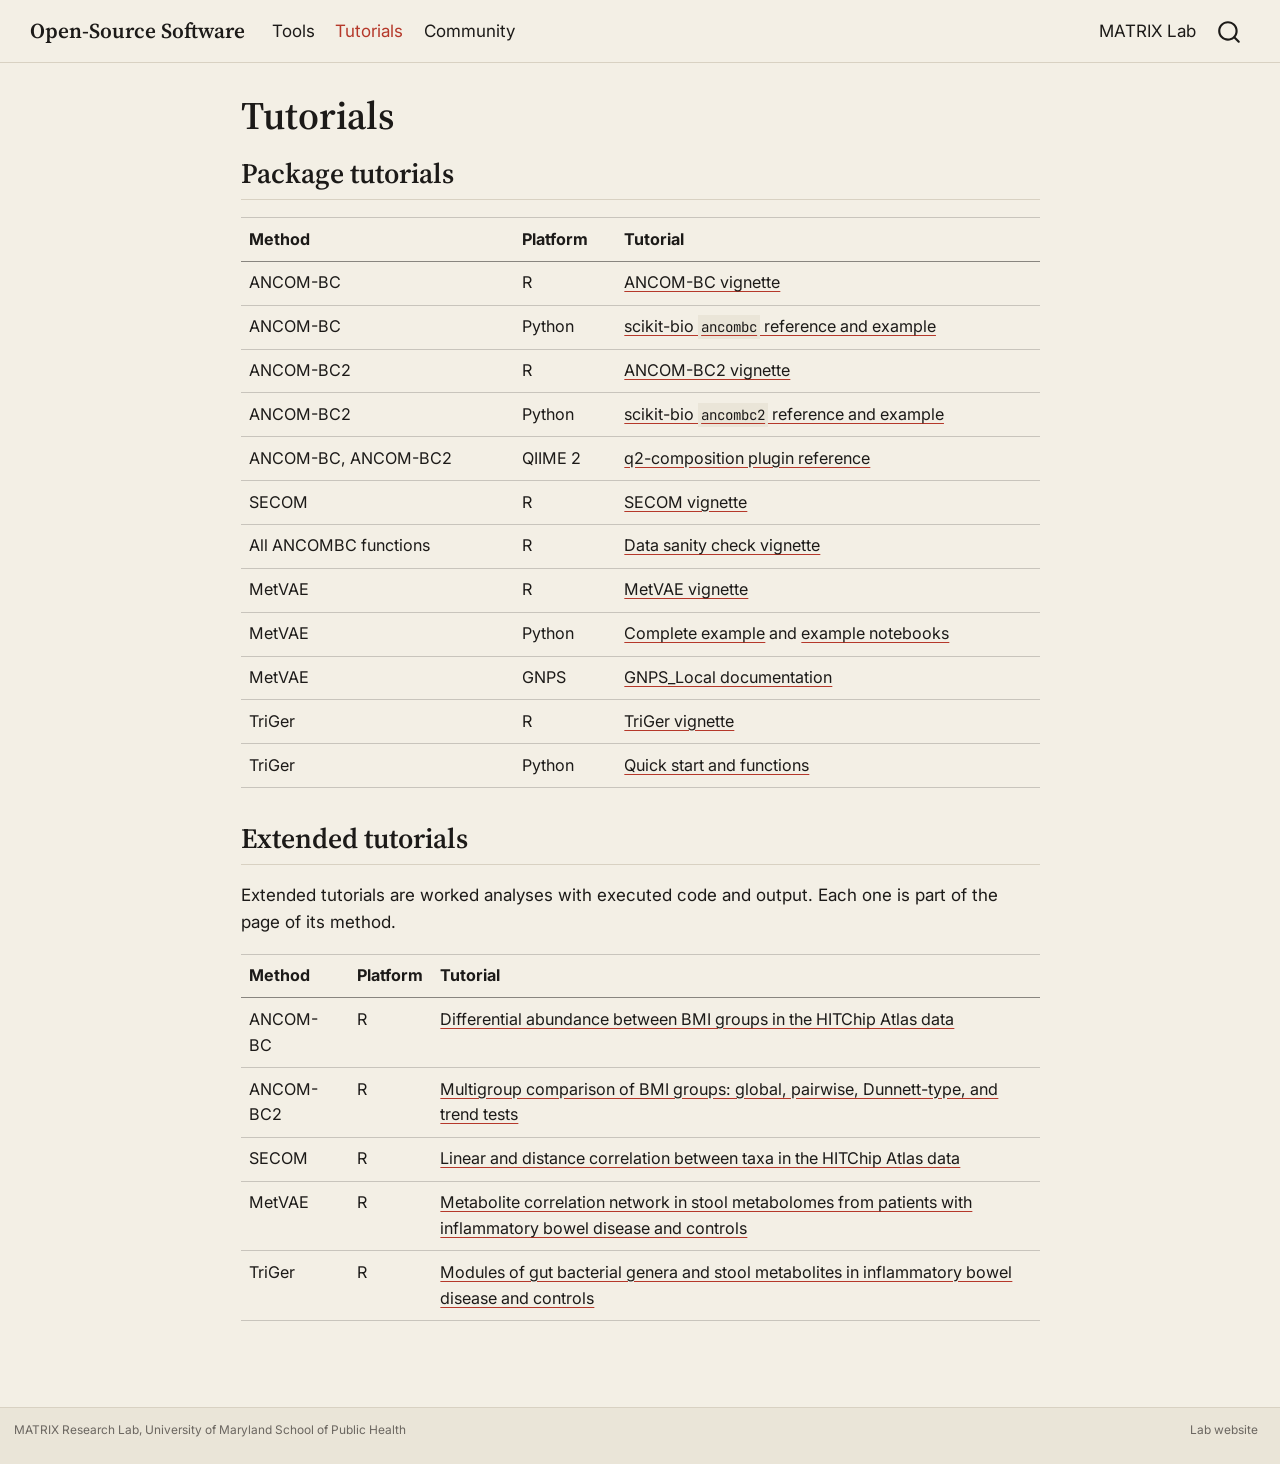
<file: docs/tutorials/index.html>
<!DOCTYPE html>
<html xmlns="http://www.w3.org/1999/xhtml" lang="en" xml:lang="en"><head>

<meta charset="utf-8">
<meta name="generator" content="quarto-1.11.9">

<meta name="viewport" content="width=device-width, initial-scale=1.0, user-scalable=yes">


<title>Tutorials – Open-Source Software</title>
<style>
/* Default styles provided by pandoc.
** See https://pandoc.org/MANUAL.html#variables-for-html for config info.
*/
span.smallcaps{font-variant: small-caps;}
div.columns{display: flex; gap: 1.5em;}
div.column{flex: auto;}
@media screen {
div.columns{gap: min(4vw, 1.5em);}
div.column{overflow-x: auto;}
}
div.hanging-indent{margin-left: 1.5em; text-indent: -1.5em;}
ul.task-list{list-style: none;}
ul.task-list li input[type="checkbox"] {
  width: 0.8em;
  margin: 0 0.8em 0.2em -1em; /* quarto-specific, see https://github.com/quarto-dev/quarto-cli/issues/4556 */ 
  vertical-align: middle;
}
</style>


<script src="../site_libs/quarto-nav/quarto-nav.js"></script>
<script src="../site_libs/quarto-nav/headroom.min.js"></script>
<script src="../site_libs/clipboard/clipboard.min.js"></script>
<script src="../site_libs/quarto-search/autocomplete.umd.js"></script>
<script src="../site_libs/quarto-search/fuse.min.js"></script>
<script src="../site_libs/quarto-search/quarto-search.js"></script>
<meta name="quarto:offset" content="../">
<script src="../site_libs/quarto-html/quarto.js" type="module"></script>
<script src="../site_libs/quarto-html/tabsets/tabsets.js" type="module"></script>
<script src="../site_libs/quarto-html/scrollable-regions/scrollable-regions.js" type="module"></script>
<script src="../site_libs/quarto-html/popper.min.js"></script>
<script src="../site_libs/quarto-html/tippy.umd.min.js"></script>
<script src="../site_libs/quarto-html/anchor.min.js"></script>
<link href="../site_libs/quarto-html/tippy.css" rel="stylesheet">
<link href="../site_libs/quarto-html/quarto-syntax-highlighting-ba76710c152a9e70589c0ebadcc5f94a.css" rel="stylesheet" id="quarto-text-highlighting-styles">
<script src="../site_libs/bootstrap/bootstrap.min.js"></script>
<link href="../site_libs/bootstrap/bootstrap-icons.css" rel="stylesheet">
<link href="../site_libs/bootstrap/bootstrap-e685adfa9bcbe4206b0089c43b4eb21f.min.css" rel="stylesheet" append-hash="true" id="quarto-bootstrap" data-mode="light">
<script id="quarto-search-options" type="application/json">{
  "location": "navbar",
  "copy-button": false,
  "collapse-after": 3,
  "panel-placement": "end",
  "type": "overlay",
  "limit": 50,
  "keyboard-shortcut": [
    "f",
    "/",
    "s"
  ],
  "show-item-context": false,
  "language": {
    "search-no-results-text": "No results",
    "search-matching-documents-text": "matching documents",
    "search-copy-link-title": "Copy link to search",
    "search-hide-matches-text": "Hide additional matches",
    "search-more-match-text": "more match in this document",
    "search-more-matches-text": "more matches in this document",
    "search-clear-button-title": "Clear",
    "search-text-placeholder": "",
    "search-detached-cancel-button-title": "Cancel",
    "search-submit-button-title": "Submit",
    "search-label": "Search"
  }
}</script>


<link rel="stylesheet" href="../assets/site.css">
</head>

<body class="nav-fixed fullcontent quarto-light"><a id="quarto-skip-link" class="visually-hidden-focusable" href="#quarto-document-content">Skip to main content</a>

<div id="quarto-search-results"></div>
  <header id="quarto-header" class="headroom fixed-top">
    <nav class="navbar navbar-expand-lg " data-bs-theme="dark" aria-label="Site">
      <div class="navbar-container container-fluid">
      <div class="navbar-brand-container mx-auto">
    <a class="navbar-brand" href="../index.html">
    <span class="navbar-title">Open-Source Software</span>
    </a>
  </div>
          <button class="navbar-toggler" type="button" data-bs-toggle="collapse" data-bs-target="#navbarCollapse" aria-controls="navbarCollapse" aria-expanded="false" aria-label="Toggle navigation" onclick="if (window.quartoToggleHeadroom) { window.quartoToggleHeadroom(); }">
  <span class="navbar-toggler-icon"></span>
</button>
          <div class="collapse navbar-collapse" id="navbarCollapse">
            <ul class="navbar-nav navbar-nav-scroll me-auto">
  <li class="nav-item">
    <a class="nav-link" href="../tools/index.html"> 
<span class="menu-text">Tools</span></a>
  </li>  
  <li class="nav-item">
    <a class="nav-link active" href="../tutorials/index.html" aria-current="page"> 
<span class="menu-text">Tutorials</span></a>
  </li>  
  <li class="nav-item">
    <a class="nav-link" href="../community.html"> 
<span class="menu-text">Community</span></a>
  </li>  
</ul>
            <ul class="navbar-nav navbar-nav-scroll ms-auto">
  <li class="nav-item">
    <a class="nav-link" href="https://matrix-research-lab.github.io/"> 
<span class="menu-text">MATRIX Lab</span></a>
  </li>  
</ul>
          </div> <!-- /navcollapse -->
            <div class="quarto-navbar-tools">
</div>
            <div id="quarto-search" class="" title="Search"></div>
      </div> <!-- /container-fluid -->
    </nav>
</header>
<!-- content -->
<div id="quarto-content" class="quarto-container page-columns page-rows-contents page-layout-article page-navbar">
<!-- sidebar -->
<!-- margin-sidebar -->
    
<!-- main -->
<main class="content" id="quarto-document-content" tabindex="-1">

<header id="title-block-header" class="quarto-title-block default">
<div class="quarto-title">
<h1 class="title">Tutorials</h1>
</div>



<div class="quarto-title-meta">

    
  
    
  </div>
  


</header>


<section id="package-tutorials" class="level2">
<h2 class="anchored" data-anchor-id="package-tutorials">Package tutorials</h2>
<table class="caption-top table">
<thead>
<tr class="header">
<th>Method</th>
<th>Platform</th>
<th>Tutorial</th>
</tr>
</thead>
<tbody>
<tr class="odd">
<td>ANCOM-BC</td>
<td>R</td>
<td><a href="https://bioconductor.org/packages/release/bioc/vignettes/ANCOMBC/inst/doc/ANCOMBC.html">ANCOM-BC vignette</a></td>
</tr>
<tr class="even">
<td>ANCOM-BC</td>
<td>Python</td>
<td><a href="https://scikit.bio/docs/latest/generated/skbio.stats.composition.ancombc.html">scikit-bio <code>ancombc</code> reference and example</a></td>
</tr>
<tr class="odd">
<td>ANCOM-BC2</td>
<td>R</td>
<td><a href="https://bioconductor.org/packages/release/bioc/vignettes/ANCOMBC/inst/doc/ANCOMBC2.html">ANCOM-BC2 vignette</a></td>
</tr>
<tr class="even">
<td>ANCOM-BC2</td>
<td>Python</td>
<td><a href="https://scikit.bio/docs/latest/generated/skbio.stats.composition.ancombc2.html">scikit-bio <code>ancombc2</code> reference and example</a></td>
</tr>
<tr class="odd">
<td>ANCOM-BC, ANCOM-BC2</td>
<td>QIIME 2</td>
<td><a href="https://amplicon-docs.qiime2.org/en/stable/references/plugins/composition.html">q2-composition plugin reference</a></td>
</tr>
<tr class="even">
<td>SECOM</td>
<td>R</td>
<td><a href="https://bioconductor.org/packages/release/bioc/vignettes/ANCOMBC/inst/doc/SECOM.html">SECOM vignette</a></td>
</tr>
<tr class="odd">
<td>All ANCOMBC functions</td>
<td>R</td>
<td><a href="https://bioconductor.org/packages/release/bioc/vignettes/ANCOMBC/inst/doc/data_sanity_check.html">Data sanity check vignette</a></td>
</tr>
<tr class="even">
<td>MetVAE</td>
<td>R</td>
<td><a href="https://github.com/MATRIX-Research-Lab/MetVAE/blob/main/vignettes/MetVAE.Rmd">MetVAE vignette</a></td>
</tr>
<tr class="odd">
<td>MetVAE</td>
<td>Python</td>
<td><a href="https://github.com/MATRIX-Research-Lab/MetVAE-PyPI#a-complete-example">Complete example</a> and <a href="https://github.com/MATRIX-Research-Lab/MetVAE-PyPI/tree/main/notebooks">example notebooks</a></td>
</tr>
<tr class="even">
<td>MetVAE</td>
<td>GNPS</td>
<td><a href="https://some-earth-2514.github.io/GNPS_Local_Documentation/">GNPS_Local documentation</a></td>
</tr>
<tr class="odd">
<td>TriGer</td>
<td>R</td>
<td><a href="https://github.com/MATRIX-Research-Lab/TriGer/blob/main/vignettes/TriGer.Rmd">TriGer vignette</a></td>
</tr>
<tr class="even">
<td>TriGer</td>
<td>Python</td>
<td><a href="https://github.com/MATRIX-Research-Lab/TriGer-PyPI#quick-start">Quick start and functions</a></td>
</tr>
</tbody>
</table>
</section>
<section id="extended-tutorials" class="level2">
<h2 class="anchored" data-anchor-id="extended-tutorials">Extended tutorials</h2>
<p>Extended tutorials are worked analyses with executed code and output. Each one is part of the page of its method.</p>
<table class="caption-top table">
<thead>
<tr class="header">
<th>Method</th>
<th>Platform</th>
<th>Tutorial</th>
</tr>
</thead>
<tbody>
<tr class="odd">
<td>ANCOM-BC</td>
<td>R</td>
<td><a href="../tools/ancombc.html#extended-tutorial">Differential abundance between BMI groups in the HITChip Atlas data</a></td>
</tr>
<tr class="even">
<td>ANCOM-BC2</td>
<td>R</td>
<td><a href="../tools/ancombc2.html#extended-tutorial">Multigroup comparison of BMI groups: global, pairwise, Dunnett-type, and trend tests</a></td>
</tr>
<tr class="odd">
<td>SECOM</td>
<td>R</td>
<td><a href="../tools/secom.html#extended-tutorial">Linear and distance correlation between taxa in the HITChip Atlas data</a></td>
</tr>
<tr class="even">
<td>MetVAE</td>
<td>R</td>
<td><a href="../tools/metvae.html#extended-tutorial">Metabolite correlation network in stool metabolomes from patients with inflammatory bowel disease and controls</a></td>
</tr>
<tr class="odd">
<td>TriGer</td>
<td>R</td>
<td><a href="../tools/triger.html#extended-tutorial">Modules of gut bacterial genera and stool metabolites in inflammatory bowel disease and controls</a></td>
</tr>
</tbody>
</table>


</section>

</main> <!-- /main -->
<script id="quarto-html-after-body" type="application/javascript">
  window.document.addEventListener("DOMContentLoaded", function (event) {
    const icon = "";
    const anchorJS = new window.AnchorJS();
    anchorJS.options = {
      placement: 'right',
      icon: icon
    };
    anchorJS.add('.anchored');
    const isCodeAnnotation = (el) => {
      for (const clz of el.classList) {
        if (clz.startsWith('code-annotation-')) {                     
          return true;
        }
      }
      return false;
    }
    const onCopySuccess = function(e) {
      // button target
      const button = e.trigger;
      // don't keep focus
      button.blur();
      // flash "checked"
      button.classList.add('code-copy-button-checked');
      var currentTitle = button.getAttribute("title");
      button.setAttribute("title", "Copied!");
      let tooltip;
      if (window.bootstrap) {
        button.setAttribute("data-bs-toggle", "tooltip");
        button.setAttribute("data-bs-placement", "left");
        button.setAttribute("data-bs-title", "Copied!");
        tooltip = new bootstrap.Tooltip(button, 
          { trigger: "manual", 
            customClass: "code-copy-button-tooltip",
            offset: [0, -8]});
        tooltip.show();    
      }
      setTimeout(function() {
        if (tooltip) {
          tooltip.hide();
          button.removeAttribute("data-bs-title");
          button.removeAttribute("data-bs-toggle");
          button.removeAttribute("data-bs-placement");
        }
        button.setAttribute("title", currentTitle);
        button.classList.remove('code-copy-button-checked');
      }, 1000);
      // clear code selection
      e.clearSelection();
    }
    const getTextToCopy = function(trigger) {
      const outerScaffold = trigger.parentElement.cloneNode(true);
      const codeEl = outerScaffold.querySelector('code');
      for (const childEl of codeEl.children) {
        if (isCodeAnnotation(childEl)) {
          childEl.remove();
        }
      }
      return codeEl.innerText;
    }
    const clipboard = new window.ClipboardJS('.code-copy-button:not([data-in-quarto-modal])', {
      text: getTextToCopy
    });
    clipboard.on('success', onCopySuccess);
    if (window.document.getElementById('quarto-embedded-source-code-modal')) {
      const clipboardModal = new window.ClipboardJS('.code-copy-button[data-in-quarto-modal]', {
        text: getTextToCopy,
        container: window.document.getElementById('quarto-embedded-source-code-modal')
      });
      clipboardModal.on('success', onCopySuccess);
    }
      var localhostRegex = new RegExp(/^(?:http|https):\/\/localhost\:?[0-9]*\//);
      var mailtoRegex = new RegExp(/^mailto:/);
        var filterRegex = new RegExp("https:\/\/matrix-research-lab\.github\.io\/software\/");
      var isInternal = (href) => {
          return filterRegex.test(href) || localhostRegex.test(href) || mailtoRegex.test(href);
      }
      // Inspect non-navigation links and adorn them if external
      window.quartoDecorateExternalLinks = function (root) {
     var links = (root || window.document).querySelectorAll('a[href]:not(.nav-link):not(.navbar-brand):not(.toc-action):not(.sidebar-link):not(.sidebar-item-toggle):not(.pagination-link):not(.no-external):not([aria-hidden]):not(.dropdown-item):not(.quarto-navigation-tool):not(.about-link)');
      for (var i=0; i<links.length; i++) {
        const link = links[i];
        if (!isInternal(link.href)) {
          // undo the damage that might have been done by quarto-nav.js in the case of
          // links that we want to consider external
          if (link.dataset.originalHref !== undefined) {
            link.href = link.dataset.originalHref;
          }
          if (!link.classList.contains('no-external-icon')) {
          }
        }
      }
      };
      window.quartoDecorateExternalLinks(window.document);
    // Esc closes the popup (WCAG 1.4.13) and focus leaving both trigger and
    // popup closes it (WCAG 2.4.11); tippy handles neither for interactive popups.
    const hideOnEscAndFocusOut = {
      name: 'hideOnEscAndFocusOut',
      defaultValue: true,
      fn(instance) {
        const dismiss = () => {
          // A show scheduled by the trigger delay would otherwise reopen it
          instance.clearDelayTimeouts();
          instance.hide();
        };
        const onKeyDown = (event) => {
          if (event.key !== 'Escape') {
            return;
          }
          // Keep Esc from also reaching page handlers (e.g. reveal.js overview),
          // except an open reveal.js slide menu, which Esc should close too.
          // The menu handles keys only when its keyboard option is on.
          const menuHandlesEsc = window.Reveal?.getPlugin?.('menu')?.isOpen() &&
            window.Reveal.getConfig().menu?.keyboard !== false;
          if (!menuHandlesEsc) {
            event.stopPropagation();
          }
          if (instance.popper.contains(window.document.activeElement)) {
            // Disabled while refocusing so the focus trigger does not reopen it
            instance.disable();
            instance.reference.focus();
            instance.enable();
          }
          dismiss();
        };
        const onFocusOut = (event) => {
          const target = event.relatedTarget;
          if (target && !instance.reference.contains(target) &&
              !instance.popper.contains(target)) {
            dismiss();
          }
        };
        // On the trigger too: a click trigger (code-annotations: select) has no
        // blur handling. Attached for the instance's lifetime so leaving the
        // trigger also cancels a show still pending on the trigger delay.
        instance.reference.addEventListener('focusout', onFocusOut);
        return {
          onShow() {
            window.document.addEventListener('keydown', onKeyDown, true);
            instance.popper.addEventListener('focusout', onFocusOut);
          },
          onHide() {
            window.document.removeEventListener('keydown', onKeyDown, true);
            instance.popper.removeEventListener('focusout', onFocusOut);
          },
          onDestroy() {
            instance.reference.removeEventListener('focusout', onFocusOut);
          },
        };
      },
    };
    function tippyHover(el, contentFn, onTriggerFn, onUntriggerFn) {
      const config = {
        allowHTML: true,
        maxWidth: 500,
        delay: 100,
        arrow: false,
        appendTo: function(el) {
            return el.parentElement;
        },
        interactive: true,
        interactiveBorder: 10,
        theme: 'quarto',
        placement: 'bottom-start',
        plugins: [hideOnEscAndFocusOut],
      };
      if (contentFn) {
        config.content = contentFn;
      }
      if (onTriggerFn) {
        config.onTrigger = onTriggerFn;
      }
      if (onUntriggerFn) {
        config.onUntrigger = onUntriggerFn;
      }
      window.tippy(el, config); 
    }
    const noterefs = window.document.querySelectorAll('a[role="doc-noteref"]');
    for (var i=0; i<noterefs.length; i++) {
      const ref = noterefs[i];
      tippyHover(ref, function() {
        // use id or data attribute instead here
        let href = ref.getAttribute('data-footnote-href') || ref.getAttribute('href');
        try { href = new URL(href).hash; } catch {}
        const id = href.replace(/^#\/?/, "");
        const note = window.document.getElementById(id);
        if (note) {
          return note.innerHTML;
        } else {
          return "";
        }
      });
    }
    const xrefs = window.document.querySelectorAll('a.quarto-xref');
    const processXRef = (id, note) => {
      // Strip column container classes
      const stripColumnClz = (el) => {
        el.classList.remove("page-full", "page-columns");
        if (el.children) {
          for (const child of el.children) {
            stripColumnClz(child);
          }
        }
      }
      stripColumnClz(note)
      if (id === null || id.startsWith('sec-')) {
        // Special case sections, only their first couple elements
        const container = document.createElement("div");
        if (note.children && note.children.length > 2) {
          container.appendChild(note.children[0].cloneNode(true));
          for (let i = 1; i < note.children.length; i++) {
            const child = note.children[i];
            if (child.tagName === "P" && child.innerText === "") {
              continue;
            } else {
              container.appendChild(child.cloneNode(true));
              break;
            }
          }
          if (window.Quarto?.typesetMath) {
            window.Quarto.typesetMath(container);
          }
          return container.innerHTML
        } else {
          if (window.Quarto?.typesetMath) {
            window.Quarto.typesetMath(note);
          }
          return note.innerHTML;
        }
      } else {
        // Remove any anchor links if they are present
        const anchorLink = note.querySelector('a.anchorjs-link');
        if (anchorLink) {
          anchorLink.remove();
        }
        if (window.Quarto?.typesetMath) {
          window.Quarto.typesetMath(note);
        }
        if (note.classList.contains("callout")) {
          return note.outerHTML;
        } else {
          return note.innerHTML;
        }
      }
    }
    for (var i=0; i<xrefs.length; i++) {
      const xref = xrefs[i];
      tippyHover(xref, undefined, function(instance) {
        instance.disable();
        let url = xref.getAttribute('href');
        let hash = undefined; 
        if (url.startsWith('#')) {
          hash = url;
        } else {
          try { hash = new URL(url).hash; } catch {}
        }
        if (hash) {
          const id = hash.replace(/^#\/?/, "");
          const note = window.document.getElementById(id);
          if (note !== null) {
            try {
              const html = processXRef(id, note.cloneNode(true));
              instance.setContent(html);
            } finally {
              instance.enable();
              instance.show();
            }
          } else {
            // See if we can fetch this
            fetch(url.split('#')[0])
            .then(res => res.text())
            .then(html => {
              const parser = new DOMParser();
              const htmlDoc = parser.parseFromString(html, "text/html");
              const note = htmlDoc.getElementById(id);
              if (note !== null) {
                const html = processXRef(id, note);
                instance.setContent(html);
              } 
            }).finally(() => {
              instance.enable();
              instance.show();
            });
          }
        } else {
          // See if we can fetch a full url (with no hash to target)
          // This is a special case and we should probably do some content thinning / targeting
          fetch(url)
          .then(res => res.text())
          .then(html => {
            const parser = new DOMParser();
            const htmlDoc = parser.parseFromString(html, "text/html");
            const note = htmlDoc.querySelector('main.content');
            if (note !== null) {
              // This should only happen for chapter cross references
              // (since there is no id in the URL)
              // remove the first header
              if (note.children.length > 0 && note.children[0].tagName === "HEADER") {
                note.children[0].remove();
              }
              const html = processXRef(null, note);
              instance.setContent(html);
            } 
          }).finally(() => {
            instance.enable();
            instance.show();
          });
        }
      }, function(instance) {
      });
    }
        let selectedAnnoteEl;
        const selectorForAnnotation = ( cell, annotation) => {
          let cellAttr = 'data-code-cell="' + cell + '"';
          let lineAttr = 'data-code-annotation="' +  annotation + '"';
          const selector = 'span[' + cellAttr + '][' + lineAttr + ']';
          return selector;
        }
        const selectCodeLines = (annoteEl) => {
          const doc = window.document;
          const targetCell = annoteEl.getAttribute("data-target-cell");
          const targetAnnotation = annoteEl.getAttribute("data-target-annotation");
          const annoteSpan = window.document.querySelector(selectorForAnnotation(targetCell, targetAnnotation));
          const lines = annoteSpan.getAttribute("data-code-lines").split(",");
          const lineIds = lines.map((line) => {
            return targetCell + "-" + line;
          })
          // Each band is positioned against its own containing block, which is
          // not the offsetParent of the lines, so place it from client rects.
          const placeBand = (band, firstEl, lastEl, codeBlock) => {
            const container = band.offsetParent;
            if (container === null) {
              return;
            }
            const containerRect = container.getBoundingClientRect();
            // Reveal.js scales slides with a transform, so convert client
            // pixels back to the CSS pixels of the container.
            const scale = containerRect.height / container.offsetHeight || 1;
            const firstRect = firstEl.getBoundingClientRect();
            const lastRect = lastEl.getBoundingClientRect();
            const top = (firstRect.top - containerRect.top) / scale - container.clientTop + container.scrollTop;
            const height = (lastRect.bottom - firstRect.top) / scale;
            band.style.top = top - 2 + "px";
            band.style.height = height + 4 + "px";
            if (codeBlock) {
              // Without the copy button wrapper, the containing block is wider
              // than the code block, so span the code block explicitly.
              const blockRect = codeBlock.getBoundingClientRect();
              band.style.left = (blockRect.left - containerRect.left) / scale - container.clientLeft + container.scrollLeft + "px";
              band.style.width = blockRect.width / scale + "px";
            }
          };
          if (lineIds.length > 0) {
            const el = window.document.getElementById(lineIds[0]);
            const lastEl = window.document.getElementById(lineIds[lineIds.length - 1]);
            const parent = el.parentElement.parentElement;
            // cook up a div (if necessary) and position it
            let div = window.document.getElementById("code-annotation-line-highlight");
            if (div === null) {
              div = window.document.createElement("div");
              div.setAttribute("id", "code-annotation-line-highlight");
              div.style.position = 'absolute';
              parent.appendChild(div);
            }
            placeBand(div, el, lastEl, parent.closest("div.sourceCode") || parent);
            let gutterDiv = window.document.getElementById("code-annotation-line-highlight-gutter");
            if (gutterDiv === null) {
              gutterDiv = window.document.createElement("div");
              gutterDiv.setAttribute("id", "code-annotation-line-highlight-gutter");
              gutterDiv.style.position = 'absolute';
              const codeCell = window.document.getElementById(targetCell);
              const gutter = codeCell.querySelector('.code-annotation-gutter');
              gutter.appendChild(gutterDiv);
            }
            placeBand(gutterDiv, el, lastEl);
            selectedAnnoteEl = annoteEl;
          }
        };
        const unselectCodeLines = () => {
          const elementsIds = ["code-annotation-line-highlight", "code-annotation-line-highlight-gutter"];
          elementsIds.forEach((elId) => {
            const div = window.document.getElementById(elId);
            if (div) {
              div.remove();
            }
          });
          selectedAnnoteEl = undefined;
        };
          // Handle positioning of the toggle
      window.addEventListener(
        "resize",
        throttle(() => {
          elRect = undefined;
          if (selectedAnnoteEl) {
            selectCodeLines(selectedAnnoteEl);
          }
        }, 10)
      );
      function throttle(fn, ms) {
      let throttle = false;
      let timer;
        return (...args) => {
          if(!throttle) { // first call gets through
              fn.apply(this, args);
              throttle = true;
          } else { // all the others get throttled
              if(timer) clearTimeout(timer); // cancel #2
              timer = setTimeout(() => {
                fn.apply(this, args);
                timer = throttle = false;
              }, ms);
          }
        };
      }
        // Attach click handler to the DT
        const annoteDls = window.document.querySelectorAll('dt[data-target-cell]');
        for (const annoteDlNode of annoteDls) {
          annoteDlNode.addEventListener('click', (event) => {
            const clickedEl = event.target;
            if (clickedEl !== selectedAnnoteEl) {
              unselectCodeLines();
              const activeEl = window.document.querySelector('dt[data-target-cell].code-annotation-active');
              if (activeEl) {
                activeEl.classList.remove('code-annotation-active');
              }
              selectCodeLines(clickedEl);
              clickedEl.classList.add('code-annotation-active');
            } else {
              // Unselect the line
              unselectCodeLines();
              clickedEl.classList.remove('code-annotation-active');
            }
          });
        }
    const findCites = (el) => {
      const parentEl = el.parentElement;
      if (parentEl) {
        const cites = parentEl.dataset.cites;
        if (cites) {
          return {
            el,
            cites: cites.split(' ')
          };
        } else {
          return findCites(el.parentElement)
        }
      } else {
        return undefined;
      }
    };
    var bibliorefs = window.document.querySelectorAll('a[role="doc-biblioref"]');
    for (var i=0; i<bibliorefs.length; i++) {
      const ref = bibliorefs[i];
      const citeInfo = findCites(ref);
      if (citeInfo) {
        tippyHover(citeInfo.el, function() {
          var popup = window.document.createElement('div');
          citeInfo.cites.forEach(function(cite) {
            var citeDiv = window.document.createElement('div');
            citeDiv.classList.add('hanging-indent');
            citeDiv.classList.add('csl-entry');
            var biblioDiv = window.document.getElementById('ref-' + cite);
            if (biblioDiv) {
              citeDiv.innerHTML = biblioDiv.innerHTML;
            }
            popup.appendChild(citeDiv);
          });
          return popup.innerHTML;
        });
      }
    }
  });
  </script>
  <script type="application/javascript">
  window.quartoScrollableRegionsLabels = {"code":"Scrollable code","output":"Scrollable output"};
  </script>
</div> <!-- /content -->
<footer class="footer">
  <div class="nav-footer">
    <div class="nav-footer-left">
<p>MATRIX Research Lab, University of Maryland School of Public Health</p>
</div>   
    <div class="nav-footer-center">
      &nbsp;
    </div>
    <div class="nav-footer-right">
      <ul class="footer-items list-unstyled">
    <li class="nav-item">
    <a class="nav-link" href="https://matrix-research-lab.github.io/">
<p>Lab website</p>
</a>
  </li>  
</ul>
    </div>
  </div>
</footer>




</body></html>
</file>
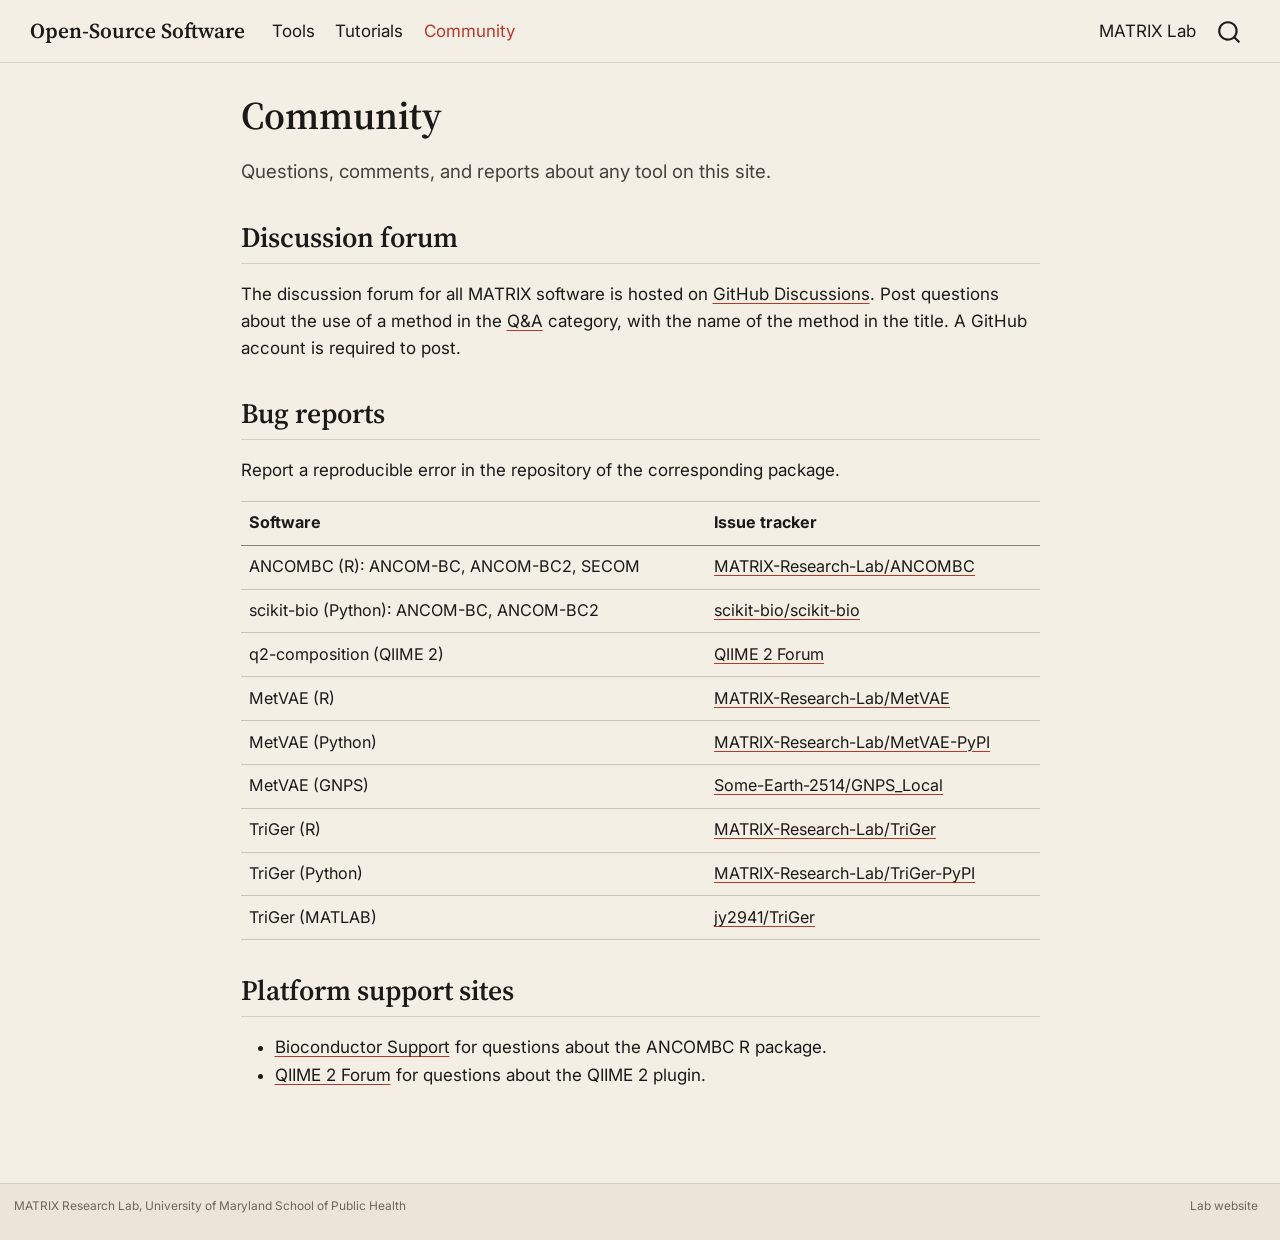
<file: docs/community.html>
<!DOCTYPE html>
<html xmlns="http://www.w3.org/1999/xhtml" lang="en" xml:lang="en"><head>

<meta charset="utf-8">
<meta name="generator" content="quarto-1.11.9">

<meta name="viewport" content="width=device-width, initial-scale=1.0, user-scalable=yes">


<title>Community – Open-Source Software</title>
<style>
/* Default styles provided by pandoc.
** See https://pandoc.org/MANUAL.html#variables-for-html for config info.
*/
span.smallcaps{font-variant: small-caps;}
div.columns{display: flex; gap: 1.5em;}
div.column{flex: auto;}
@media screen {
div.columns{gap: min(4vw, 1.5em);}
div.column{overflow-x: auto;}
}
div.hanging-indent{margin-left: 1.5em; text-indent: -1.5em;}
ul.task-list{list-style: none;}
ul.task-list li input[type="checkbox"] {
  width: 0.8em;
  margin: 0 0.8em 0.2em -1em; /* quarto-specific, see https://github.com/quarto-dev/quarto-cli/issues/4556 */ 
  vertical-align: middle;
}
</style>


<script src="site_libs/quarto-nav/quarto-nav.js"></script>
<script src="site_libs/quarto-nav/headroom.min.js"></script>
<script src="site_libs/clipboard/clipboard.min.js"></script>
<script src="site_libs/quarto-search/autocomplete.umd.js"></script>
<script src="site_libs/quarto-search/fuse.min.js"></script>
<script src="site_libs/quarto-search/quarto-search.js"></script>
<meta name="quarto:offset" content="./">
<script src="site_libs/quarto-html/quarto.js" type="module"></script>
<script src="site_libs/quarto-html/tabsets/tabsets.js" type="module"></script>
<script src="site_libs/quarto-html/scrollable-regions/scrollable-regions.js" type="module"></script>
<script src="site_libs/quarto-html/popper.min.js"></script>
<script src="site_libs/quarto-html/tippy.umd.min.js"></script>
<script src="site_libs/quarto-html/anchor.min.js"></script>
<link href="site_libs/quarto-html/tippy.css" rel="stylesheet">
<link href="site_libs/quarto-html/quarto-syntax-highlighting-ba76710c152a9e70589c0ebadcc5f94a.css" rel="stylesheet" id="quarto-text-highlighting-styles">
<script src="site_libs/bootstrap/bootstrap.min.js"></script>
<link href="site_libs/bootstrap/bootstrap-icons.css" rel="stylesheet">
<link href="site_libs/bootstrap/bootstrap-e685adfa9bcbe4206b0089c43b4eb21f.min.css" rel="stylesheet" append-hash="true" id="quarto-bootstrap" data-mode="light">
<script id="quarto-search-options" type="application/json">{
  "location": "navbar",
  "copy-button": false,
  "collapse-after": 3,
  "panel-placement": "end",
  "type": "overlay",
  "limit": 50,
  "keyboard-shortcut": [
    "f",
    "/",
    "s"
  ],
  "show-item-context": false,
  "language": {
    "search-no-results-text": "No results",
    "search-matching-documents-text": "matching documents",
    "search-copy-link-title": "Copy link to search",
    "search-hide-matches-text": "Hide additional matches",
    "search-more-match-text": "more match in this document",
    "search-more-matches-text": "more matches in this document",
    "search-clear-button-title": "Clear",
    "search-text-placeholder": "",
    "search-detached-cancel-button-title": "Cancel",
    "search-submit-button-title": "Submit",
    "search-label": "Search"
  }
}</script>


<link rel="stylesheet" href="assets/site.css">
</head>

<body class="nav-fixed fullcontent quarto-light"><a id="quarto-skip-link" class="visually-hidden-focusable" href="#quarto-document-content">Skip to main content</a>

<div id="quarto-search-results"></div>
  <header id="quarto-header" class="headroom fixed-top">
    <nav class="navbar navbar-expand-lg " data-bs-theme="dark" aria-label="Site">
      <div class="navbar-container container-fluid">
      <div class="navbar-brand-container mx-auto">
    <a class="navbar-brand" href="./index.html">
    <span class="navbar-title">Open-Source Software</span>
    </a>
  </div>
          <button class="navbar-toggler" type="button" data-bs-toggle="collapse" data-bs-target="#navbarCollapse" aria-controls="navbarCollapse" aria-expanded="false" aria-label="Toggle navigation" onclick="if (window.quartoToggleHeadroom) { window.quartoToggleHeadroom(); }">
  <span class="navbar-toggler-icon"></span>
</button>
          <div class="collapse navbar-collapse" id="navbarCollapse">
            <ul class="navbar-nav navbar-nav-scroll me-auto">
  <li class="nav-item">
    <a class="nav-link" href="./tools/index.html"> 
<span class="menu-text">Tools</span></a>
  </li>  
  <li class="nav-item">
    <a class="nav-link" href="./tutorials/index.html"> 
<span class="menu-text">Tutorials</span></a>
  </li>  
  <li class="nav-item">
    <a class="nav-link active" href="./community.html" aria-current="page"> 
<span class="menu-text">Community</span></a>
  </li>  
</ul>
            <ul class="navbar-nav navbar-nav-scroll ms-auto">
  <li class="nav-item">
    <a class="nav-link" href="https://matrix-research-lab.github.io/"> 
<span class="menu-text">MATRIX Lab</span></a>
  </li>  
</ul>
          </div> <!-- /navcollapse -->
            <div class="quarto-navbar-tools">
</div>
            <div id="quarto-search" class="" title="Search"></div>
      </div> <!-- /container-fluid -->
    </nav>
</header>
<!-- content -->
<div id="quarto-content" class="quarto-container page-columns page-rows-contents page-layout-article page-navbar">
<!-- sidebar -->
<!-- margin-sidebar -->
    
<!-- main -->
<main class="content" id="quarto-document-content" tabindex="-1">

<header id="title-block-header" class="quarto-title-block default">
<div class="quarto-title">
<h1 class="title">Community</h1>
</div>



<div class="quarto-title-meta">

    
  
    
  </div>
  


</header>


<p><span class="lead-line">Questions, comments, and reports about any tool on this site.</span></p>
<section id="discussion-forum" class="level2">
<h2 class="anchored" data-anchor-id="discussion-forum">Discussion forum</h2>
<p>The discussion forum for all MATRIX software is hosted on <a href="https://github.com/MATRIX-Research-Lab/software/discussions">GitHub Discussions</a>. Post questions about the use of a method in the <a href="https://github.com/MATRIX-Research-Lab/software/discussions/categories/q-a">Q&amp;A</a> category, with the name of the method in the title. A GitHub account is required to post.</p>
</section>
<section id="bug-reports" class="level2">
<h2 class="anchored" data-anchor-id="bug-reports">Bug reports</h2>
<p>Report a reproducible error in the repository of the corresponding package.</p>
<table class="caption-top table">
<thead>
<tr class="header">
<th>Software</th>
<th>Issue tracker</th>
</tr>
</thead>
<tbody>
<tr class="odd">
<td>ANCOMBC (R): ANCOM-BC, ANCOM-BC2, SECOM</td>
<td><a href="https://github.com/MATRIX-Research-Lab/ANCOMBC/issues">MATRIX-Research-Lab/ANCOMBC</a></td>
</tr>
<tr class="even">
<td>scikit-bio (Python): ANCOM-BC, ANCOM-BC2</td>
<td><a href="https://github.com/scikit-bio/scikit-bio/issues">scikit-bio/scikit-bio</a></td>
</tr>
<tr class="odd">
<td>q2-composition (QIIME 2)</td>
<td><a href="https://forum.qiime2.org/">QIIME 2 Forum</a></td>
</tr>
<tr class="even">
<td>MetVAE (R)</td>
<td><a href="https://github.com/MATRIX-Research-Lab/MetVAE/issues">MATRIX-Research-Lab/MetVAE</a></td>
</tr>
<tr class="odd">
<td>MetVAE (Python)</td>
<td><a href="https://github.com/MATRIX-Research-Lab/MetVAE-PyPI/issues">MATRIX-Research-Lab/MetVAE-PyPI</a></td>
</tr>
<tr class="even">
<td>MetVAE (GNPS)</td>
<td><a href="https://github.com/Some-Earth-2514/GNPS_Local/issues">Some-Earth-2514/GNPS_Local</a></td>
</tr>
<tr class="odd">
<td>TriGer (R)</td>
<td><a href="https://github.com/MATRIX-Research-Lab/TriGer/issues">MATRIX-Research-Lab/TriGer</a></td>
</tr>
<tr class="even">
<td>TriGer (Python)</td>
<td><a href="https://github.com/MATRIX-Research-Lab/TriGer-PyPI/issues">MATRIX-Research-Lab/TriGer-PyPI</a></td>
</tr>
<tr class="odd">
<td>TriGer (MATLAB)</td>
<td><a href="https://github.com/jy2941/TriGer/issues">jy2941/TriGer</a></td>
</tr>
</tbody>
</table>
</section>
<section id="platform-support-sites" class="level2">
<h2 class="anchored" data-anchor-id="platform-support-sites">Platform support sites</h2>
<ul>
<li><a href="https://support.bioconductor.org/tag/ANCOMBC/">Bioconductor Support</a> for questions about the ANCOMBC R package.</li>
<li><a href="https://forum.qiime2.org/">QIIME 2 Forum</a> for questions about the QIIME 2 plugin.</li>
</ul>


</section>

</main> <!-- /main -->
<script id="quarto-html-after-body" type="application/javascript">
  window.document.addEventListener("DOMContentLoaded", function (event) {
    const icon = "";
    const anchorJS = new window.AnchorJS();
    anchorJS.options = {
      placement: 'right',
      icon: icon
    };
    anchorJS.add('.anchored');
    const isCodeAnnotation = (el) => {
      for (const clz of el.classList) {
        if (clz.startsWith('code-annotation-')) {                     
          return true;
        }
      }
      return false;
    }
    const onCopySuccess = function(e) {
      // button target
      const button = e.trigger;
      // don't keep focus
      button.blur();
      // flash "checked"
      button.classList.add('code-copy-button-checked');
      var currentTitle = button.getAttribute("title");
      button.setAttribute("title", "Copied!");
      let tooltip;
      if (window.bootstrap) {
        button.setAttribute("data-bs-toggle", "tooltip");
        button.setAttribute("data-bs-placement", "left");
        button.setAttribute("data-bs-title", "Copied!");
        tooltip = new bootstrap.Tooltip(button, 
          { trigger: "manual", 
            customClass: "code-copy-button-tooltip",
            offset: [0, -8]});
        tooltip.show();    
      }
      setTimeout(function() {
        if (tooltip) {
          tooltip.hide();
          button.removeAttribute("data-bs-title");
          button.removeAttribute("data-bs-toggle");
          button.removeAttribute("data-bs-placement");
        }
        button.setAttribute("title", currentTitle);
        button.classList.remove('code-copy-button-checked');
      }, 1000);
      // clear code selection
      e.clearSelection();
    }
    const getTextToCopy = function(trigger) {
      const outerScaffold = trigger.parentElement.cloneNode(true);
      const codeEl = outerScaffold.querySelector('code');
      for (const childEl of codeEl.children) {
        if (isCodeAnnotation(childEl)) {
          childEl.remove();
        }
      }
      return codeEl.innerText;
    }
    const clipboard = new window.ClipboardJS('.code-copy-button:not([data-in-quarto-modal])', {
      text: getTextToCopy
    });
    clipboard.on('success', onCopySuccess);
    if (window.document.getElementById('quarto-embedded-source-code-modal')) {
      const clipboardModal = new window.ClipboardJS('.code-copy-button[data-in-quarto-modal]', {
        text: getTextToCopy,
        container: window.document.getElementById('quarto-embedded-source-code-modal')
      });
      clipboardModal.on('success', onCopySuccess);
    }
      var localhostRegex = new RegExp(/^(?:http|https):\/\/localhost\:?[0-9]*\//);
      var mailtoRegex = new RegExp(/^mailto:/);
        var filterRegex = new RegExp("https:\/\/matrix-research-lab\.github\.io\/software\/");
      var isInternal = (href) => {
          return filterRegex.test(href) || localhostRegex.test(href) || mailtoRegex.test(href);
      }
      // Inspect non-navigation links and adorn them if external
      window.quartoDecorateExternalLinks = function (root) {
     var links = (root || window.document).querySelectorAll('a[href]:not(.nav-link):not(.navbar-brand):not(.toc-action):not(.sidebar-link):not(.sidebar-item-toggle):not(.pagination-link):not(.no-external):not([aria-hidden]):not(.dropdown-item):not(.quarto-navigation-tool):not(.about-link)');
      for (var i=0; i<links.length; i++) {
        const link = links[i];
        if (!isInternal(link.href)) {
          // undo the damage that might have been done by quarto-nav.js in the case of
          // links that we want to consider external
          if (link.dataset.originalHref !== undefined) {
            link.href = link.dataset.originalHref;
          }
          if (!link.classList.contains('no-external-icon')) {
          }
        }
      }
      };
      window.quartoDecorateExternalLinks(window.document);
    // Esc closes the popup (WCAG 1.4.13) and focus leaving both trigger and
    // popup closes it (WCAG 2.4.11); tippy handles neither for interactive popups.
    const hideOnEscAndFocusOut = {
      name: 'hideOnEscAndFocusOut',
      defaultValue: true,
      fn(instance) {
        const dismiss = () => {
          // A show scheduled by the trigger delay would otherwise reopen it
          instance.clearDelayTimeouts();
          instance.hide();
        };
        const onKeyDown = (event) => {
          if (event.key !== 'Escape') {
            return;
          }
          // Keep Esc from also reaching page handlers (e.g. reveal.js overview),
          // except an open reveal.js slide menu, which Esc should close too.
          // The menu handles keys only when its keyboard option is on.
          const menuHandlesEsc = window.Reveal?.getPlugin?.('menu')?.isOpen() &&
            window.Reveal.getConfig().menu?.keyboard !== false;
          if (!menuHandlesEsc) {
            event.stopPropagation();
          }
          if (instance.popper.contains(window.document.activeElement)) {
            // Disabled while refocusing so the focus trigger does not reopen it
            instance.disable();
            instance.reference.focus();
            instance.enable();
          }
          dismiss();
        };
        const onFocusOut = (event) => {
          const target = event.relatedTarget;
          if (target && !instance.reference.contains(target) &&
              !instance.popper.contains(target)) {
            dismiss();
          }
        };
        // On the trigger too: a click trigger (code-annotations: select) has no
        // blur handling. Attached for the instance's lifetime so leaving the
        // trigger also cancels a show still pending on the trigger delay.
        instance.reference.addEventListener('focusout', onFocusOut);
        return {
          onShow() {
            window.document.addEventListener('keydown', onKeyDown, true);
            instance.popper.addEventListener('focusout', onFocusOut);
          },
          onHide() {
            window.document.removeEventListener('keydown', onKeyDown, true);
            instance.popper.removeEventListener('focusout', onFocusOut);
          },
          onDestroy() {
            instance.reference.removeEventListener('focusout', onFocusOut);
          },
        };
      },
    };
    function tippyHover(el, contentFn, onTriggerFn, onUntriggerFn) {
      const config = {
        allowHTML: true,
        maxWidth: 500,
        delay: 100,
        arrow: false,
        appendTo: function(el) {
            return el.parentElement;
        },
        interactive: true,
        interactiveBorder: 10,
        theme: 'quarto',
        placement: 'bottom-start',
        plugins: [hideOnEscAndFocusOut],
      };
      if (contentFn) {
        config.content = contentFn;
      }
      if (onTriggerFn) {
        config.onTrigger = onTriggerFn;
      }
      if (onUntriggerFn) {
        config.onUntrigger = onUntriggerFn;
      }
      window.tippy(el, config); 
    }
    const noterefs = window.document.querySelectorAll('a[role="doc-noteref"]');
    for (var i=0; i<noterefs.length; i++) {
      const ref = noterefs[i];
      tippyHover(ref, function() {
        // use id or data attribute instead here
        let href = ref.getAttribute('data-footnote-href') || ref.getAttribute('href');
        try { href = new URL(href).hash; } catch {}
        const id = href.replace(/^#\/?/, "");
        const note = window.document.getElementById(id);
        if (note) {
          return note.innerHTML;
        } else {
          return "";
        }
      });
    }
    const xrefs = window.document.querySelectorAll('a.quarto-xref');
    const processXRef = (id, note) => {
      // Strip column container classes
      const stripColumnClz = (el) => {
        el.classList.remove("page-full", "page-columns");
        if (el.children) {
          for (const child of el.children) {
            stripColumnClz(child);
          }
        }
      }
      stripColumnClz(note)
      if (id === null || id.startsWith('sec-')) {
        // Special case sections, only their first couple elements
        const container = document.createElement("div");
        if (note.children && note.children.length > 2) {
          container.appendChild(note.children[0].cloneNode(true));
          for (let i = 1; i < note.children.length; i++) {
            const child = note.children[i];
            if (child.tagName === "P" && child.innerText === "") {
              continue;
            } else {
              container.appendChild(child.cloneNode(true));
              break;
            }
          }
          if (window.Quarto?.typesetMath) {
            window.Quarto.typesetMath(container);
          }
          return container.innerHTML
        } else {
          if (window.Quarto?.typesetMath) {
            window.Quarto.typesetMath(note);
          }
          return note.innerHTML;
        }
      } else {
        // Remove any anchor links if they are present
        const anchorLink = note.querySelector('a.anchorjs-link');
        if (anchorLink) {
          anchorLink.remove();
        }
        if (window.Quarto?.typesetMath) {
          window.Quarto.typesetMath(note);
        }
        if (note.classList.contains("callout")) {
          return note.outerHTML;
        } else {
          return note.innerHTML;
        }
      }
    }
    for (var i=0; i<xrefs.length; i++) {
      const xref = xrefs[i];
      tippyHover(xref, undefined, function(instance) {
        instance.disable();
        let url = xref.getAttribute('href');
        let hash = undefined; 
        if (url.startsWith('#')) {
          hash = url;
        } else {
          try { hash = new URL(url).hash; } catch {}
        }
        if (hash) {
          const id = hash.replace(/^#\/?/, "");
          const note = window.document.getElementById(id);
          if (note !== null) {
            try {
              const html = processXRef(id, note.cloneNode(true));
              instance.setContent(html);
            } finally {
              instance.enable();
              instance.show();
            }
          } else {
            // See if we can fetch this
            fetch(url.split('#')[0])
            .then(res => res.text())
            .then(html => {
              const parser = new DOMParser();
              const htmlDoc = parser.parseFromString(html, "text/html");
              const note = htmlDoc.getElementById(id);
              if (note !== null) {
                const html = processXRef(id, note);
                instance.setContent(html);
              } 
            }).finally(() => {
              instance.enable();
              instance.show();
            });
          }
        } else {
          // See if we can fetch a full url (with no hash to target)
          // This is a special case and we should probably do some content thinning / targeting
          fetch(url)
          .then(res => res.text())
          .then(html => {
            const parser = new DOMParser();
            const htmlDoc = parser.parseFromString(html, "text/html");
            const note = htmlDoc.querySelector('main.content');
            if (note !== null) {
              // This should only happen for chapter cross references
              // (since there is no id in the URL)
              // remove the first header
              if (note.children.length > 0 && note.children[0].tagName === "HEADER") {
                note.children[0].remove();
              }
              const html = processXRef(null, note);
              instance.setContent(html);
            } 
          }).finally(() => {
            instance.enable();
            instance.show();
          });
        }
      }, function(instance) {
      });
    }
        let selectedAnnoteEl;
        const selectorForAnnotation = ( cell, annotation) => {
          let cellAttr = 'data-code-cell="' + cell + '"';
          let lineAttr = 'data-code-annotation="' +  annotation + '"';
          const selector = 'span[' + cellAttr + '][' + lineAttr + ']';
          return selector;
        }
        const selectCodeLines = (annoteEl) => {
          const doc = window.document;
          const targetCell = annoteEl.getAttribute("data-target-cell");
          const targetAnnotation = annoteEl.getAttribute("data-target-annotation");
          const annoteSpan = window.document.querySelector(selectorForAnnotation(targetCell, targetAnnotation));
          const lines = annoteSpan.getAttribute("data-code-lines").split(",");
          const lineIds = lines.map((line) => {
            return targetCell + "-" + line;
          })
          // Each band is positioned against its own containing block, which is
          // not the offsetParent of the lines, so place it from client rects.
          const placeBand = (band, firstEl, lastEl, codeBlock) => {
            const container = band.offsetParent;
            if (container === null) {
              return;
            }
            const containerRect = container.getBoundingClientRect();
            // Reveal.js scales slides with a transform, so convert client
            // pixels back to the CSS pixels of the container.
            const scale = containerRect.height / container.offsetHeight || 1;
            const firstRect = firstEl.getBoundingClientRect();
            const lastRect = lastEl.getBoundingClientRect();
            const top = (firstRect.top - containerRect.top) / scale - container.clientTop + container.scrollTop;
            const height = (lastRect.bottom - firstRect.top) / scale;
            band.style.top = top - 2 + "px";
            band.style.height = height + 4 + "px";
            if (codeBlock) {
              // Without the copy button wrapper, the containing block is wider
              // than the code block, so span the code block explicitly.
              const blockRect = codeBlock.getBoundingClientRect();
              band.style.left = (blockRect.left - containerRect.left) / scale - container.clientLeft + container.scrollLeft + "px";
              band.style.width = blockRect.width / scale + "px";
            }
          };
          if (lineIds.length > 0) {
            const el = window.document.getElementById(lineIds[0]);
            const lastEl = window.document.getElementById(lineIds[lineIds.length - 1]);
            const parent = el.parentElement.parentElement;
            // cook up a div (if necessary) and position it
            let div = window.document.getElementById("code-annotation-line-highlight");
            if (div === null) {
              div = window.document.createElement("div");
              div.setAttribute("id", "code-annotation-line-highlight");
              div.style.position = 'absolute';
              parent.appendChild(div);
            }
            placeBand(div, el, lastEl, parent.closest("div.sourceCode") || parent);
            let gutterDiv = window.document.getElementById("code-annotation-line-highlight-gutter");
            if (gutterDiv === null) {
              gutterDiv = window.document.createElement("div");
              gutterDiv.setAttribute("id", "code-annotation-line-highlight-gutter");
              gutterDiv.style.position = 'absolute';
              const codeCell = window.document.getElementById(targetCell);
              const gutter = codeCell.querySelector('.code-annotation-gutter');
              gutter.appendChild(gutterDiv);
            }
            placeBand(gutterDiv, el, lastEl);
            selectedAnnoteEl = annoteEl;
          }
        };
        const unselectCodeLines = () => {
          const elementsIds = ["code-annotation-line-highlight", "code-annotation-line-highlight-gutter"];
          elementsIds.forEach((elId) => {
            const div = window.document.getElementById(elId);
            if (div) {
              div.remove();
            }
          });
          selectedAnnoteEl = undefined;
        };
          // Handle positioning of the toggle
      window.addEventListener(
        "resize",
        throttle(() => {
          elRect = undefined;
          if (selectedAnnoteEl) {
            selectCodeLines(selectedAnnoteEl);
          }
        }, 10)
      );
      function throttle(fn, ms) {
      let throttle = false;
      let timer;
        return (...args) => {
          if(!throttle) { // first call gets through
              fn.apply(this, args);
              throttle = true;
          } else { // all the others get throttled
              if(timer) clearTimeout(timer); // cancel #2
              timer = setTimeout(() => {
                fn.apply(this, args);
                timer = throttle = false;
              }, ms);
          }
        };
      }
        // Attach click handler to the DT
        const annoteDls = window.document.querySelectorAll('dt[data-target-cell]');
        for (const annoteDlNode of annoteDls) {
          annoteDlNode.addEventListener('click', (event) => {
            const clickedEl = event.target;
            if (clickedEl !== selectedAnnoteEl) {
              unselectCodeLines();
              const activeEl = window.document.querySelector('dt[data-target-cell].code-annotation-active');
              if (activeEl) {
                activeEl.classList.remove('code-annotation-active');
              }
              selectCodeLines(clickedEl);
              clickedEl.classList.add('code-annotation-active');
            } else {
              // Unselect the line
              unselectCodeLines();
              clickedEl.classList.remove('code-annotation-active');
            }
          });
        }
    const findCites = (el) => {
      const parentEl = el.parentElement;
      if (parentEl) {
        const cites = parentEl.dataset.cites;
        if (cites) {
          return {
            el,
            cites: cites.split(' ')
          };
        } else {
          return findCites(el.parentElement)
        }
      } else {
        return undefined;
      }
    };
    var bibliorefs = window.document.querySelectorAll('a[role="doc-biblioref"]');
    for (var i=0; i<bibliorefs.length; i++) {
      const ref = bibliorefs[i];
      const citeInfo = findCites(ref);
      if (citeInfo) {
        tippyHover(citeInfo.el, function() {
          var popup = window.document.createElement('div');
          citeInfo.cites.forEach(function(cite) {
            var citeDiv = window.document.createElement('div');
            citeDiv.classList.add('hanging-indent');
            citeDiv.classList.add('csl-entry');
            var biblioDiv = window.document.getElementById('ref-' + cite);
            if (biblioDiv) {
              citeDiv.innerHTML = biblioDiv.innerHTML;
            }
            popup.appendChild(citeDiv);
          });
          return popup.innerHTML;
        });
      }
    }
  });
  </script>
  <script type="application/javascript">
  window.quartoScrollableRegionsLabels = {"code":"Scrollable code","output":"Scrollable output"};
  </script>
</div> <!-- /content -->
<footer class="footer">
  <div class="nav-footer">
    <div class="nav-footer-left">
<p>MATRIX Research Lab, University of Maryland School of Public Health</p>
</div>   
    <div class="nav-footer-center">
      &nbsp;
    </div>
    <div class="nav-footer-right">
      <ul class="footer-items list-unstyled">
    <li class="nav-item">
    <a class="nav-link" href="https://matrix-research-lab.github.io/">
<p>Lab website</p>
</a>
  </li>  
</ul>
    </div>
  </div>
</footer>




</body></html>
</file>
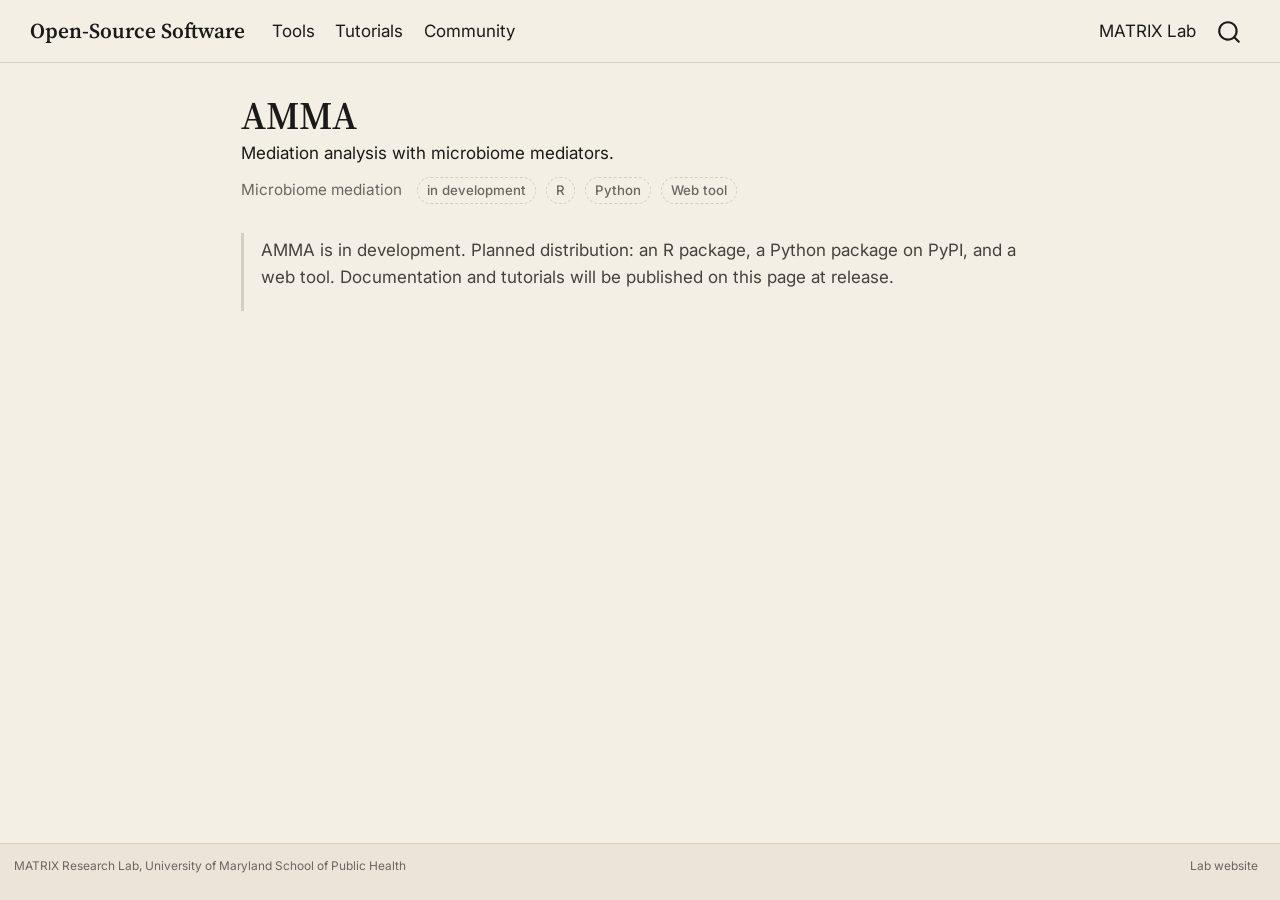
<file: docs/tools/amma.html>
<!DOCTYPE html>
<html xmlns="http://www.w3.org/1999/xhtml" lang="en" xml:lang="en"><head>

<meta charset="utf-8">
<meta name="generator" content="quarto-1.11.9">

<meta name="viewport" content="width=device-width, initial-scale=1.0, user-scalable=yes">

<meta name="description" content="Mediation analysis with microbiome mediators.">

<title>AMMA – Open-Source Software</title>
<style>
/* Default styles provided by pandoc.
** See https://pandoc.org/MANUAL.html#variables-for-html for config info.
*/
span.smallcaps{font-variant: small-caps;}
div.columns{display: flex; gap: 1.5em;}
div.column{flex: auto;}
@media screen {
div.columns{gap: min(4vw, 1.5em);}
div.column{overflow-x: auto;}
}
div.hanging-indent{margin-left: 1.5em; text-indent: -1.5em;}
ul.task-list{list-style: none;}
ul.task-list li input[type="checkbox"] {
  width: 0.8em;
  margin: 0 0.8em 0.2em -1em; /* quarto-specific, see https://github.com/quarto-dev/quarto-cli/issues/4556 */ 
  vertical-align: middle;
}
</style>


<script src="../site_libs/quarto-nav/quarto-nav.js"></script>
<script src="../site_libs/quarto-nav/headroom.min.js"></script>
<script src="../site_libs/clipboard/clipboard.min.js"></script>
<script src="../site_libs/quarto-search/autocomplete.umd.js"></script>
<script src="../site_libs/quarto-search/fuse.min.js"></script>
<script src="../site_libs/quarto-search/quarto-search.js"></script>
<meta name="quarto:offset" content="../">
<script src="../site_libs/quarto-html/quarto.js" type="module"></script>
<script src="../site_libs/quarto-html/tabsets/tabsets.js" type="module"></script>
<script src="../site_libs/quarto-html/scrollable-regions/scrollable-regions.js" type="module"></script>
<script src="../site_libs/quarto-html/popper.min.js"></script>
<script src="../site_libs/quarto-html/tippy.umd.min.js"></script>
<script src="../site_libs/quarto-html/anchor.min.js"></script>
<link href="../site_libs/quarto-html/tippy.css" rel="stylesheet">
<link href="../site_libs/quarto-html/quarto-syntax-highlighting-ba76710c152a9e70589c0ebadcc5f94a.css" rel="stylesheet" id="quarto-text-highlighting-styles">
<script src="../site_libs/bootstrap/bootstrap.min.js"></script>
<link href="../site_libs/bootstrap/bootstrap-icons.css" rel="stylesheet">
<link href="../site_libs/bootstrap/bootstrap-e685adfa9bcbe4206b0089c43b4eb21f.min.css" rel="stylesheet" append-hash="true" id="quarto-bootstrap" data-mode="light">
<script id="quarto-search-options" type="application/json">{
  "location": "navbar",
  "copy-button": false,
  "collapse-after": 3,
  "panel-placement": "end",
  "type": "overlay",
  "limit": 50,
  "keyboard-shortcut": [
    "f",
    "/",
    "s"
  ],
  "show-item-context": false,
  "language": {
    "search-no-results-text": "No results",
    "search-matching-documents-text": "matching documents",
    "search-copy-link-title": "Copy link to search",
    "search-hide-matches-text": "Hide additional matches",
    "search-more-match-text": "more match in this document",
    "search-more-matches-text": "more matches in this document",
    "search-clear-button-title": "Clear",
    "search-text-placeholder": "",
    "search-detached-cancel-button-title": "Cancel",
    "search-submit-button-title": "Submit",
    "search-label": "Search"
  }
}</script>


<link rel="stylesheet" href="../assets/site.css">
</head>

<body class="nav-fixed fullcontent quarto-light"><a id="quarto-skip-link" class="visually-hidden-focusable" href="#quarto-document-content">Skip to main content</a>

<div id="quarto-search-results"></div>
  <header id="quarto-header" class="headroom fixed-top">
    <nav class="navbar navbar-expand-lg " data-bs-theme="dark" aria-label="Site">
      <div class="navbar-container container-fluid">
      <div class="navbar-brand-container mx-auto">
    <a class="navbar-brand" href="../index.html">
    <span class="navbar-title">Open-Source Software</span>
    </a>
  </div>
          <button class="navbar-toggler" type="button" data-bs-toggle="collapse" data-bs-target="#navbarCollapse" aria-controls="navbarCollapse" aria-expanded="false" aria-label="Toggle navigation" onclick="if (window.quartoToggleHeadroom) { window.quartoToggleHeadroom(); }">
  <span class="navbar-toggler-icon"></span>
</button>
          <div class="collapse navbar-collapse" id="navbarCollapse">
            <ul class="navbar-nav navbar-nav-scroll me-auto">
  <li class="nav-item">
    <a class="nav-link" href="../tools/index.html"> 
<span class="menu-text">Tools</span></a>
  </li>  
  <li class="nav-item">
    <a class="nav-link" href="../tutorials/index.html"> 
<span class="menu-text">Tutorials</span></a>
  </li>  
  <li class="nav-item">
    <a class="nav-link" href="../community.html"> 
<span class="menu-text">Community</span></a>
  </li>  
</ul>
            <ul class="navbar-nav navbar-nav-scroll ms-auto">
  <li class="nav-item">
    <a class="nav-link" href="https://matrix-research-lab.github.io/"> 
<span class="menu-text">MATRIX Lab</span></a>
  </li>  
</ul>
          </div> <!-- /navcollapse -->
            <div class="quarto-navbar-tools">
</div>
            <div id="quarto-search" class="" title="Search"></div>
      </div> <!-- /container-fluid -->
    </nav>
</header>
<!-- content -->
<div id="quarto-content" class="quarto-container page-columns page-rows-contents page-layout-article page-navbar">
<!-- sidebar -->
<!-- margin-sidebar -->
    
<!-- main -->
<main class="content" id="quarto-document-content" tabindex="-1">

<header id="title-block-header" class="quarto-title-block default">
<div class="quarto-title">
<h1 class="title">AMMA</h1>
</div>

<div>
  <div class="description">
    Mediation analysis with microbiome mediators.
  </div>
</div>


<div class="quarto-title-meta">

    
  
    
  </div>
  


</header>


<div class="method-meta">
<p><span class="area">Microbiome mediation</span> <span class="status dev">in development</span> <span class="badge-p planned">R</span> <span class="badge-p planned">Python</span> <span class="badge-p planned">Web tool</span></p>
</div>
<div class="dev-note">
<p>AMMA is in development. Planned distribution: an R package, a Python package on PyPI, and a web tool. Documentation and tutorials will be published on this page at release.</p>
</div>



</main> <!-- /main -->
<script id="quarto-html-after-body" type="application/javascript">
  window.document.addEventListener("DOMContentLoaded", function (event) {
    const icon = "";
    const anchorJS = new window.AnchorJS();
    anchorJS.options = {
      placement: 'right',
      icon: icon
    };
    anchorJS.add('.anchored');
    const isCodeAnnotation = (el) => {
      for (const clz of el.classList) {
        if (clz.startsWith('code-annotation-')) {                     
          return true;
        }
      }
      return false;
    }
    const onCopySuccess = function(e) {
      // button target
      const button = e.trigger;
      // don't keep focus
      button.blur();
      // flash "checked"
      button.classList.add('code-copy-button-checked');
      var currentTitle = button.getAttribute("title");
      button.setAttribute("title", "Copied!");
      let tooltip;
      if (window.bootstrap) {
        button.setAttribute("data-bs-toggle", "tooltip");
        button.setAttribute("data-bs-placement", "left");
        button.setAttribute("data-bs-title", "Copied!");
        tooltip = new bootstrap.Tooltip(button, 
          { trigger: "manual", 
            customClass: "code-copy-button-tooltip",
            offset: [0, -8]});
        tooltip.show();    
      }
      setTimeout(function() {
        if (tooltip) {
          tooltip.hide();
          button.removeAttribute("data-bs-title");
          button.removeAttribute("data-bs-toggle");
          button.removeAttribute("data-bs-placement");
        }
        button.setAttribute("title", currentTitle);
        button.classList.remove('code-copy-button-checked');
      }, 1000);
      // clear code selection
      e.clearSelection();
    }
    const getTextToCopy = function(trigger) {
      const outerScaffold = trigger.parentElement.cloneNode(true);
      const codeEl = outerScaffold.querySelector('code');
      for (const childEl of codeEl.children) {
        if (isCodeAnnotation(childEl)) {
          childEl.remove();
        }
      }
      return codeEl.innerText;
    }
    const clipboard = new window.ClipboardJS('.code-copy-button:not([data-in-quarto-modal])', {
      text: getTextToCopy
    });
    clipboard.on('success', onCopySuccess);
    if (window.document.getElementById('quarto-embedded-source-code-modal')) {
      const clipboardModal = new window.ClipboardJS('.code-copy-button[data-in-quarto-modal]', {
        text: getTextToCopy,
        container: window.document.getElementById('quarto-embedded-source-code-modal')
      });
      clipboardModal.on('success', onCopySuccess);
    }
      var localhostRegex = new RegExp(/^(?:http|https):\/\/localhost\:?[0-9]*\//);
      var mailtoRegex = new RegExp(/^mailto:/);
        var filterRegex = new RegExp("https:\/\/matrix-research-lab\.github\.io\/software\/");
      var isInternal = (href) => {
          return filterRegex.test(href) || localhostRegex.test(href) || mailtoRegex.test(href);
      }
      // Inspect non-navigation links and adorn them if external
      window.quartoDecorateExternalLinks = function (root) {
     var links = (root || window.document).querySelectorAll('a[href]:not(.nav-link):not(.navbar-brand):not(.toc-action):not(.sidebar-link):not(.sidebar-item-toggle):not(.pagination-link):not(.no-external):not([aria-hidden]):not(.dropdown-item):not(.quarto-navigation-tool):not(.about-link)');
      for (var i=0; i<links.length; i++) {
        const link = links[i];
        if (!isInternal(link.href)) {
          // undo the damage that might have been done by quarto-nav.js in the case of
          // links that we want to consider external
          if (link.dataset.originalHref !== undefined) {
            link.href = link.dataset.originalHref;
          }
          if (!link.classList.contains('no-external-icon')) {
          }
        }
      }
      };
      window.quartoDecorateExternalLinks(window.document);
    // Esc closes the popup (WCAG 1.4.13) and focus leaving both trigger and
    // popup closes it (WCAG 2.4.11); tippy handles neither for interactive popups.
    const hideOnEscAndFocusOut = {
      name: 'hideOnEscAndFocusOut',
      defaultValue: true,
      fn(instance) {
        const dismiss = () => {
          // A show scheduled by the trigger delay would otherwise reopen it
          instance.clearDelayTimeouts();
          instance.hide();
        };
        const onKeyDown = (event) => {
          if (event.key !== 'Escape') {
            return;
          }
          // Keep Esc from also reaching page handlers (e.g. reveal.js overview),
          // except an open reveal.js slide menu, which Esc should close too.
          // The menu handles keys only when its keyboard option is on.
          const menuHandlesEsc = window.Reveal?.getPlugin?.('menu')?.isOpen() &&
            window.Reveal.getConfig().menu?.keyboard !== false;
          if (!menuHandlesEsc) {
            event.stopPropagation();
          }
          if (instance.popper.contains(window.document.activeElement)) {
            // Disabled while refocusing so the focus trigger does not reopen it
            instance.disable();
            instance.reference.focus();
            instance.enable();
          }
          dismiss();
        };
        const onFocusOut = (event) => {
          const target = event.relatedTarget;
          if (target && !instance.reference.contains(target) &&
              !instance.popper.contains(target)) {
            dismiss();
          }
        };
        // On the trigger too: a click trigger (code-annotations: select) has no
        // blur handling. Attached for the instance's lifetime so leaving the
        // trigger also cancels a show still pending on the trigger delay.
        instance.reference.addEventListener('focusout', onFocusOut);
        return {
          onShow() {
            window.document.addEventListener('keydown', onKeyDown, true);
            instance.popper.addEventListener('focusout', onFocusOut);
          },
          onHide() {
            window.document.removeEventListener('keydown', onKeyDown, true);
            instance.popper.removeEventListener('focusout', onFocusOut);
          },
          onDestroy() {
            instance.reference.removeEventListener('focusout', onFocusOut);
          },
        };
      },
    };
    function tippyHover(el, contentFn, onTriggerFn, onUntriggerFn) {
      const config = {
        allowHTML: true,
        maxWidth: 500,
        delay: 100,
        arrow: false,
        appendTo: function(el) {
            return el.parentElement;
        },
        interactive: true,
        interactiveBorder: 10,
        theme: 'quarto',
        placement: 'bottom-start',
        plugins: [hideOnEscAndFocusOut],
      };
      if (contentFn) {
        config.content = contentFn;
      }
      if (onTriggerFn) {
        config.onTrigger = onTriggerFn;
      }
      if (onUntriggerFn) {
        config.onUntrigger = onUntriggerFn;
      }
      window.tippy(el, config); 
    }
    const noterefs = window.document.querySelectorAll('a[role="doc-noteref"]');
    for (var i=0; i<noterefs.length; i++) {
      const ref = noterefs[i];
      tippyHover(ref, function() {
        // use id or data attribute instead here
        let href = ref.getAttribute('data-footnote-href') || ref.getAttribute('href');
        try { href = new URL(href).hash; } catch {}
        const id = href.replace(/^#\/?/, "");
        const note = window.document.getElementById(id);
        if (note) {
          return note.innerHTML;
        } else {
          return "";
        }
      });
    }
    const xrefs = window.document.querySelectorAll('a.quarto-xref');
    const processXRef = (id, note) => {
      // Strip column container classes
      const stripColumnClz = (el) => {
        el.classList.remove("page-full", "page-columns");
        if (el.children) {
          for (const child of el.children) {
            stripColumnClz(child);
          }
        }
      }
      stripColumnClz(note)
      if (id === null || id.startsWith('sec-')) {
        // Special case sections, only their first couple elements
        const container = document.createElement("div");
        if (note.children && note.children.length > 2) {
          container.appendChild(note.children[0].cloneNode(true));
          for (let i = 1; i < note.children.length; i++) {
            const child = note.children[i];
            if (child.tagName === "P" && child.innerText === "") {
              continue;
            } else {
              container.appendChild(child.cloneNode(true));
              break;
            }
          }
          if (window.Quarto?.typesetMath) {
            window.Quarto.typesetMath(container);
          }
          return container.innerHTML
        } else {
          if (window.Quarto?.typesetMath) {
            window.Quarto.typesetMath(note);
          }
          return note.innerHTML;
        }
      } else {
        // Remove any anchor links if they are present
        const anchorLink = note.querySelector('a.anchorjs-link');
        if (anchorLink) {
          anchorLink.remove();
        }
        if (window.Quarto?.typesetMath) {
          window.Quarto.typesetMath(note);
        }
        if (note.classList.contains("callout")) {
          return note.outerHTML;
        } else {
          return note.innerHTML;
        }
      }
    }
    for (var i=0; i<xrefs.length; i++) {
      const xref = xrefs[i];
      tippyHover(xref, undefined, function(instance) {
        instance.disable();
        let url = xref.getAttribute('href');
        let hash = undefined; 
        if (url.startsWith('#')) {
          hash = url;
        } else {
          try { hash = new URL(url).hash; } catch {}
        }
        if (hash) {
          const id = hash.replace(/^#\/?/, "");
          const note = window.document.getElementById(id);
          if (note !== null) {
            try {
              const html = processXRef(id, note.cloneNode(true));
              instance.setContent(html);
            } finally {
              instance.enable();
              instance.show();
            }
          } else {
            // See if we can fetch this
            fetch(url.split('#')[0])
            .then(res => res.text())
            .then(html => {
              const parser = new DOMParser();
              const htmlDoc = parser.parseFromString(html, "text/html");
              const note = htmlDoc.getElementById(id);
              if (note !== null) {
                const html = processXRef(id, note);
                instance.setContent(html);
              } 
            }).finally(() => {
              instance.enable();
              instance.show();
            });
          }
        } else {
          // See if we can fetch a full url (with no hash to target)
          // This is a special case and we should probably do some content thinning / targeting
          fetch(url)
          .then(res => res.text())
          .then(html => {
            const parser = new DOMParser();
            const htmlDoc = parser.parseFromString(html, "text/html");
            const note = htmlDoc.querySelector('main.content');
            if (note !== null) {
              // This should only happen for chapter cross references
              // (since there is no id in the URL)
              // remove the first header
              if (note.children.length > 0 && note.children[0].tagName === "HEADER") {
                note.children[0].remove();
              }
              const html = processXRef(null, note);
              instance.setContent(html);
            } 
          }).finally(() => {
            instance.enable();
            instance.show();
          });
        }
      }, function(instance) {
      });
    }
        let selectedAnnoteEl;
        const selectorForAnnotation = ( cell, annotation) => {
          let cellAttr = 'data-code-cell="' + cell + '"';
          let lineAttr = 'data-code-annotation="' +  annotation + '"';
          const selector = 'span[' + cellAttr + '][' + lineAttr + ']';
          return selector;
        }
        const selectCodeLines = (annoteEl) => {
          const doc = window.document;
          const targetCell = annoteEl.getAttribute("data-target-cell");
          const targetAnnotation = annoteEl.getAttribute("data-target-annotation");
          const annoteSpan = window.document.querySelector(selectorForAnnotation(targetCell, targetAnnotation));
          const lines = annoteSpan.getAttribute("data-code-lines").split(",");
          const lineIds = lines.map((line) => {
            return targetCell + "-" + line;
          })
          // Each band is positioned against its own containing block, which is
          // not the offsetParent of the lines, so place it from client rects.
          const placeBand = (band, firstEl, lastEl, codeBlock) => {
            const container = band.offsetParent;
            if (container === null) {
              return;
            }
            const containerRect = container.getBoundingClientRect();
            // Reveal.js scales slides with a transform, so convert client
            // pixels back to the CSS pixels of the container.
            const scale = containerRect.height / container.offsetHeight || 1;
            const firstRect = firstEl.getBoundingClientRect();
            const lastRect = lastEl.getBoundingClientRect();
            const top = (firstRect.top - containerRect.top) / scale - container.clientTop + container.scrollTop;
            const height = (lastRect.bottom - firstRect.top) / scale;
            band.style.top = top - 2 + "px";
            band.style.height = height + 4 + "px";
            if (codeBlock) {
              // Without the copy button wrapper, the containing block is wider
              // than the code block, so span the code block explicitly.
              const blockRect = codeBlock.getBoundingClientRect();
              band.style.left = (blockRect.left - containerRect.left) / scale - container.clientLeft + container.scrollLeft + "px";
              band.style.width = blockRect.width / scale + "px";
            }
          };
          if (lineIds.length > 0) {
            const el = window.document.getElementById(lineIds[0]);
            const lastEl = window.document.getElementById(lineIds[lineIds.length - 1]);
            const parent = el.parentElement.parentElement;
            // cook up a div (if necessary) and position it
            let div = window.document.getElementById("code-annotation-line-highlight");
            if (div === null) {
              div = window.document.createElement("div");
              div.setAttribute("id", "code-annotation-line-highlight");
              div.style.position = 'absolute';
              parent.appendChild(div);
            }
            placeBand(div, el, lastEl, parent.closest("div.sourceCode") || parent);
            let gutterDiv = window.document.getElementById("code-annotation-line-highlight-gutter");
            if (gutterDiv === null) {
              gutterDiv = window.document.createElement("div");
              gutterDiv.setAttribute("id", "code-annotation-line-highlight-gutter");
              gutterDiv.style.position = 'absolute';
              const codeCell = window.document.getElementById(targetCell);
              const gutter = codeCell.querySelector('.code-annotation-gutter');
              gutter.appendChild(gutterDiv);
            }
            placeBand(gutterDiv, el, lastEl);
            selectedAnnoteEl = annoteEl;
          }
        };
        const unselectCodeLines = () => {
          const elementsIds = ["code-annotation-line-highlight", "code-annotation-line-highlight-gutter"];
          elementsIds.forEach((elId) => {
            const div = window.document.getElementById(elId);
            if (div) {
              div.remove();
            }
          });
          selectedAnnoteEl = undefined;
        };
          // Handle positioning of the toggle
      window.addEventListener(
        "resize",
        throttle(() => {
          elRect = undefined;
          if (selectedAnnoteEl) {
            selectCodeLines(selectedAnnoteEl);
          }
        }, 10)
      );
      function throttle(fn, ms) {
      let throttle = false;
      let timer;
        return (...args) => {
          if(!throttle) { // first call gets through
              fn.apply(this, args);
              throttle = true;
          } else { // all the others get throttled
              if(timer) clearTimeout(timer); // cancel #2
              timer = setTimeout(() => {
                fn.apply(this, args);
                timer = throttle = false;
              }, ms);
          }
        };
      }
        // Attach click handler to the DT
        const annoteDls = window.document.querySelectorAll('dt[data-target-cell]');
        for (const annoteDlNode of annoteDls) {
          annoteDlNode.addEventListener('click', (event) => {
            const clickedEl = event.target;
            if (clickedEl !== selectedAnnoteEl) {
              unselectCodeLines();
              const activeEl = window.document.querySelector('dt[data-target-cell].code-annotation-active');
              if (activeEl) {
                activeEl.classList.remove('code-annotation-active');
              }
              selectCodeLines(clickedEl);
              clickedEl.classList.add('code-annotation-active');
            } else {
              // Unselect the line
              unselectCodeLines();
              clickedEl.classList.remove('code-annotation-active');
            }
          });
        }
    const findCites = (el) => {
      const parentEl = el.parentElement;
      if (parentEl) {
        const cites = parentEl.dataset.cites;
        if (cites) {
          return {
            el,
            cites: cites.split(' ')
          };
        } else {
          return findCites(el.parentElement)
        }
      } else {
        return undefined;
      }
    };
    var bibliorefs = window.document.querySelectorAll('a[role="doc-biblioref"]');
    for (var i=0; i<bibliorefs.length; i++) {
      const ref = bibliorefs[i];
      const citeInfo = findCites(ref);
      if (citeInfo) {
        tippyHover(citeInfo.el, function() {
          var popup = window.document.createElement('div');
          citeInfo.cites.forEach(function(cite) {
            var citeDiv = window.document.createElement('div');
            citeDiv.classList.add('hanging-indent');
            citeDiv.classList.add('csl-entry');
            var biblioDiv = window.document.getElementById('ref-' + cite);
            if (biblioDiv) {
              citeDiv.innerHTML = biblioDiv.innerHTML;
            }
            popup.appendChild(citeDiv);
          });
          return popup.innerHTML;
        });
      }
    }
  });
  </script>
  <script type="application/javascript">
  window.quartoScrollableRegionsLabels = {"code":"Scrollable code","output":"Scrollable output"};
  </script>
</div> <!-- /content -->
<footer class="footer">
  <div class="nav-footer">
    <div class="nav-footer-left">
<p>MATRIX Research Lab, University of Maryland School of Public Health</p>
</div>   
    <div class="nav-footer-center">
      &nbsp;
    </div>
    <div class="nav-footer-right">
      <ul class="footer-items list-unstyled">
    <li class="nav-item">
    <a class="nav-link" href="https://matrix-research-lab.github.io/">
<p>Lab website</p>
</a>
  </li>  
</ul>
    </div>
  </div>
</footer>




</body></html>
</file>
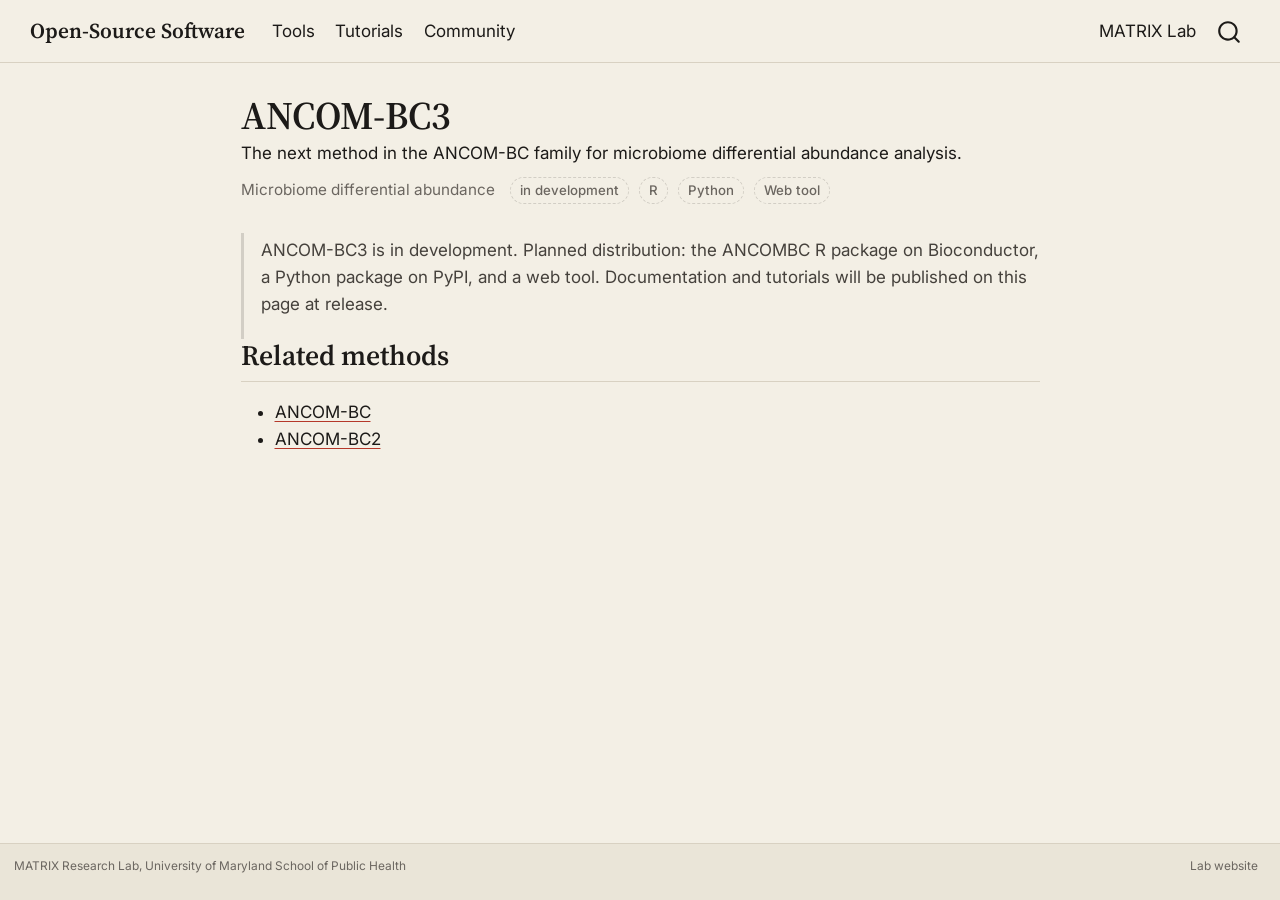
<file: docs/tools/ancombc3.html>
<!DOCTYPE html>
<html xmlns="http://www.w3.org/1999/xhtml" lang="en" xml:lang="en"><head>

<meta charset="utf-8">
<meta name="generator" content="quarto-1.11.9">

<meta name="viewport" content="width=device-width, initial-scale=1.0, user-scalable=yes">

<meta name="description" content="The next method in the ANCOM-BC family for microbiome differential abundance analysis.">

<title>ANCOM-BC3 – Open-Source Software</title>
<style>
/* Default styles provided by pandoc.
** See https://pandoc.org/MANUAL.html#variables-for-html for config info.
*/
span.smallcaps{font-variant: small-caps;}
div.columns{display: flex; gap: 1.5em;}
div.column{flex: auto;}
@media screen {
div.columns{gap: min(4vw, 1.5em);}
div.column{overflow-x: auto;}
}
div.hanging-indent{margin-left: 1.5em; text-indent: -1.5em;}
ul.task-list{list-style: none;}
ul.task-list li input[type="checkbox"] {
  width: 0.8em;
  margin: 0 0.8em 0.2em -1em; /* quarto-specific, see https://github.com/quarto-dev/quarto-cli/issues/4556 */ 
  vertical-align: middle;
}
</style>


<script src="../site_libs/quarto-nav/quarto-nav.js"></script>
<script src="../site_libs/quarto-nav/headroom.min.js"></script>
<script src="../site_libs/clipboard/clipboard.min.js"></script>
<script src="../site_libs/quarto-search/autocomplete.umd.js"></script>
<script src="../site_libs/quarto-search/fuse.min.js"></script>
<script src="../site_libs/quarto-search/quarto-search.js"></script>
<meta name="quarto:offset" content="../">
<script src="../site_libs/quarto-html/quarto.js" type="module"></script>
<script src="../site_libs/quarto-html/tabsets/tabsets.js" type="module"></script>
<script src="../site_libs/quarto-html/scrollable-regions/scrollable-regions.js" type="module"></script>
<script src="../site_libs/quarto-html/popper.min.js"></script>
<script src="../site_libs/quarto-html/tippy.umd.min.js"></script>
<script src="../site_libs/quarto-html/anchor.min.js"></script>
<link href="../site_libs/quarto-html/tippy.css" rel="stylesheet">
<link href="../site_libs/quarto-html/quarto-syntax-highlighting-ba76710c152a9e70589c0ebadcc5f94a.css" rel="stylesheet" id="quarto-text-highlighting-styles">
<script src="../site_libs/bootstrap/bootstrap.min.js"></script>
<link href="../site_libs/bootstrap/bootstrap-icons.css" rel="stylesheet">
<link href="../site_libs/bootstrap/bootstrap-e685adfa9bcbe4206b0089c43b4eb21f.min.css" rel="stylesheet" append-hash="true" id="quarto-bootstrap" data-mode="light">
<script id="quarto-search-options" type="application/json">{
  "location": "navbar",
  "copy-button": false,
  "collapse-after": 3,
  "panel-placement": "end",
  "type": "overlay",
  "limit": 50,
  "keyboard-shortcut": [
    "f",
    "/",
    "s"
  ],
  "show-item-context": false,
  "language": {
    "search-no-results-text": "No results",
    "search-matching-documents-text": "matching documents",
    "search-copy-link-title": "Copy link to search",
    "search-hide-matches-text": "Hide additional matches",
    "search-more-match-text": "more match in this document",
    "search-more-matches-text": "more matches in this document",
    "search-clear-button-title": "Clear",
    "search-text-placeholder": "",
    "search-detached-cancel-button-title": "Cancel",
    "search-submit-button-title": "Submit",
    "search-label": "Search"
  }
}</script>


<link rel="stylesheet" href="../assets/site.css">
</head>

<body class="nav-fixed fullcontent quarto-light"><a id="quarto-skip-link" class="visually-hidden-focusable" href="#quarto-document-content">Skip to main content</a>

<div id="quarto-search-results"></div>
  <header id="quarto-header" class="headroom fixed-top">
    <nav class="navbar navbar-expand-lg " data-bs-theme="dark" aria-label="Site">
      <div class="navbar-container container-fluid">
      <div class="navbar-brand-container mx-auto">
    <a class="navbar-brand" href="../index.html">
    <span class="navbar-title">Open-Source Software</span>
    </a>
  </div>
          <button class="navbar-toggler" type="button" data-bs-toggle="collapse" data-bs-target="#navbarCollapse" aria-controls="navbarCollapse" aria-expanded="false" aria-label="Toggle navigation" onclick="if (window.quartoToggleHeadroom) { window.quartoToggleHeadroom(); }">
  <span class="navbar-toggler-icon"></span>
</button>
          <div class="collapse navbar-collapse" id="navbarCollapse">
            <ul class="navbar-nav navbar-nav-scroll me-auto">
  <li class="nav-item">
    <a class="nav-link" href="../tools/index.html"> 
<span class="menu-text">Tools</span></a>
  </li>  
  <li class="nav-item">
    <a class="nav-link" href="../tutorials/index.html"> 
<span class="menu-text">Tutorials</span></a>
  </li>  
  <li class="nav-item">
    <a class="nav-link" href="../community.html"> 
<span class="menu-text">Community</span></a>
  </li>  
</ul>
            <ul class="navbar-nav navbar-nav-scroll ms-auto">
  <li class="nav-item">
    <a class="nav-link" href="https://matrix-research-lab.github.io/"> 
<span class="menu-text">MATRIX Lab</span></a>
  </li>  
</ul>
          </div> <!-- /navcollapse -->
            <div class="quarto-navbar-tools">
</div>
            <div id="quarto-search" class="" title="Search"></div>
      </div> <!-- /container-fluid -->
    </nav>
</header>
<!-- content -->
<div id="quarto-content" class="quarto-container page-columns page-rows-contents page-layout-article page-navbar">
<!-- sidebar -->
<!-- margin-sidebar -->
    
<!-- main -->
<main class="content" id="quarto-document-content" tabindex="-1">

<header id="title-block-header" class="quarto-title-block default">
<div class="quarto-title">
<h1 class="title">ANCOM-BC3</h1>
</div>

<div>
  <div class="description">
    The next method in the ANCOM-BC family for microbiome differential abundance analysis.
  </div>
</div>


<div class="quarto-title-meta">

    
  
    
  </div>
  


</header>


<div class="method-meta">
<p><span class="area">Microbiome differential abundance</span> <span class="status dev">in development</span> <span class="badge-p planned">R</span> <span class="badge-p planned">Python</span> <span class="badge-p planned">Web tool</span></p>
</div>
<div class="dev-note">
<p>ANCOM-BC3 is in development. Planned distribution: the ANCOMBC R package on Bioconductor, a Python package on PyPI, and a web tool. Documentation and tutorials will be published on this page at release.</p>
</div>
<section id="related-methods" class="level2">
<h2 class="anchored" data-anchor-id="related-methods">Related methods</h2>
<ul>
<li><a href="../tools/ancombc.html">ANCOM-BC</a></li>
<li><a href="../tools/ancombc2.html">ANCOM-BC2</a></li>
</ul>


</section>

</main> <!-- /main -->
<script id="quarto-html-after-body" type="application/javascript">
  window.document.addEventListener("DOMContentLoaded", function (event) {
    const icon = "";
    const anchorJS = new window.AnchorJS();
    anchorJS.options = {
      placement: 'right',
      icon: icon
    };
    anchorJS.add('.anchored');
    const isCodeAnnotation = (el) => {
      for (const clz of el.classList) {
        if (clz.startsWith('code-annotation-')) {                     
          return true;
        }
      }
      return false;
    }
    const onCopySuccess = function(e) {
      // button target
      const button = e.trigger;
      // don't keep focus
      button.blur();
      // flash "checked"
      button.classList.add('code-copy-button-checked');
      var currentTitle = button.getAttribute("title");
      button.setAttribute("title", "Copied!");
      let tooltip;
      if (window.bootstrap) {
        button.setAttribute("data-bs-toggle", "tooltip");
        button.setAttribute("data-bs-placement", "left");
        button.setAttribute("data-bs-title", "Copied!");
        tooltip = new bootstrap.Tooltip(button, 
          { trigger: "manual", 
            customClass: "code-copy-button-tooltip",
            offset: [0, -8]});
        tooltip.show();    
      }
      setTimeout(function() {
        if (tooltip) {
          tooltip.hide();
          button.removeAttribute("data-bs-title");
          button.removeAttribute("data-bs-toggle");
          button.removeAttribute("data-bs-placement");
        }
        button.setAttribute("title", currentTitle);
        button.classList.remove('code-copy-button-checked');
      }, 1000);
      // clear code selection
      e.clearSelection();
    }
    const getTextToCopy = function(trigger) {
      const outerScaffold = trigger.parentElement.cloneNode(true);
      const codeEl = outerScaffold.querySelector('code');
      for (const childEl of codeEl.children) {
        if (isCodeAnnotation(childEl)) {
          childEl.remove();
        }
      }
      return codeEl.innerText;
    }
    const clipboard = new window.ClipboardJS('.code-copy-button:not([data-in-quarto-modal])', {
      text: getTextToCopy
    });
    clipboard.on('success', onCopySuccess);
    if (window.document.getElementById('quarto-embedded-source-code-modal')) {
      const clipboardModal = new window.ClipboardJS('.code-copy-button[data-in-quarto-modal]', {
        text: getTextToCopy,
        container: window.document.getElementById('quarto-embedded-source-code-modal')
      });
      clipboardModal.on('success', onCopySuccess);
    }
      var localhostRegex = new RegExp(/^(?:http|https):\/\/localhost\:?[0-9]*\//);
      var mailtoRegex = new RegExp(/^mailto:/);
        var filterRegex = new RegExp("https:\/\/matrix-research-lab\.github\.io\/software\/");
      var isInternal = (href) => {
          return filterRegex.test(href) || localhostRegex.test(href) || mailtoRegex.test(href);
      }
      // Inspect non-navigation links and adorn them if external
      window.quartoDecorateExternalLinks = function (root) {
     var links = (root || window.document).querySelectorAll('a[href]:not(.nav-link):not(.navbar-brand):not(.toc-action):not(.sidebar-link):not(.sidebar-item-toggle):not(.pagination-link):not(.no-external):not([aria-hidden]):not(.dropdown-item):not(.quarto-navigation-tool):not(.about-link)');
      for (var i=0; i<links.length; i++) {
        const link = links[i];
        if (!isInternal(link.href)) {
          // undo the damage that might have been done by quarto-nav.js in the case of
          // links that we want to consider external
          if (link.dataset.originalHref !== undefined) {
            link.href = link.dataset.originalHref;
          }
          if (!link.classList.contains('no-external-icon')) {
          }
        }
      }
      };
      window.quartoDecorateExternalLinks(window.document);
    // Esc closes the popup (WCAG 1.4.13) and focus leaving both trigger and
    // popup closes it (WCAG 2.4.11); tippy handles neither for interactive popups.
    const hideOnEscAndFocusOut = {
      name: 'hideOnEscAndFocusOut',
      defaultValue: true,
      fn(instance) {
        const dismiss = () => {
          // A show scheduled by the trigger delay would otherwise reopen it
          instance.clearDelayTimeouts();
          instance.hide();
        };
        const onKeyDown = (event) => {
          if (event.key !== 'Escape') {
            return;
          }
          // Keep Esc from also reaching page handlers (e.g. reveal.js overview),
          // except an open reveal.js slide menu, which Esc should close too.
          // The menu handles keys only when its keyboard option is on.
          const menuHandlesEsc = window.Reveal?.getPlugin?.('menu')?.isOpen() &&
            window.Reveal.getConfig().menu?.keyboard !== false;
          if (!menuHandlesEsc) {
            event.stopPropagation();
          }
          if (instance.popper.contains(window.document.activeElement)) {
            // Disabled while refocusing so the focus trigger does not reopen it
            instance.disable();
            instance.reference.focus();
            instance.enable();
          }
          dismiss();
        };
        const onFocusOut = (event) => {
          const target = event.relatedTarget;
          if (target && !instance.reference.contains(target) &&
              !instance.popper.contains(target)) {
            dismiss();
          }
        };
        // On the trigger too: a click trigger (code-annotations: select) has no
        // blur handling. Attached for the instance's lifetime so leaving the
        // trigger also cancels a show still pending on the trigger delay.
        instance.reference.addEventListener('focusout', onFocusOut);
        return {
          onShow() {
            window.document.addEventListener('keydown', onKeyDown, true);
            instance.popper.addEventListener('focusout', onFocusOut);
          },
          onHide() {
            window.document.removeEventListener('keydown', onKeyDown, true);
            instance.popper.removeEventListener('focusout', onFocusOut);
          },
          onDestroy() {
            instance.reference.removeEventListener('focusout', onFocusOut);
          },
        };
      },
    };
    function tippyHover(el, contentFn, onTriggerFn, onUntriggerFn) {
      const config = {
        allowHTML: true,
        maxWidth: 500,
        delay: 100,
        arrow: false,
        appendTo: function(el) {
            return el.parentElement;
        },
        interactive: true,
        interactiveBorder: 10,
        theme: 'quarto',
        placement: 'bottom-start',
        plugins: [hideOnEscAndFocusOut],
      };
      if (contentFn) {
        config.content = contentFn;
      }
      if (onTriggerFn) {
        config.onTrigger = onTriggerFn;
      }
      if (onUntriggerFn) {
        config.onUntrigger = onUntriggerFn;
      }
      window.tippy(el, config); 
    }
    const noterefs = window.document.querySelectorAll('a[role="doc-noteref"]');
    for (var i=0; i<noterefs.length; i++) {
      const ref = noterefs[i];
      tippyHover(ref, function() {
        // use id or data attribute instead here
        let href = ref.getAttribute('data-footnote-href') || ref.getAttribute('href');
        try { href = new URL(href).hash; } catch {}
        const id = href.replace(/^#\/?/, "");
        const note = window.document.getElementById(id);
        if (note) {
          return note.innerHTML;
        } else {
          return "";
        }
      });
    }
    const xrefs = window.document.querySelectorAll('a.quarto-xref');
    const processXRef = (id, note) => {
      // Strip column container classes
      const stripColumnClz = (el) => {
        el.classList.remove("page-full", "page-columns");
        if (el.children) {
          for (const child of el.children) {
            stripColumnClz(child);
          }
        }
      }
      stripColumnClz(note)
      if (id === null || id.startsWith('sec-')) {
        // Special case sections, only their first couple elements
        const container = document.createElement("div");
        if (note.children && note.children.length > 2) {
          container.appendChild(note.children[0].cloneNode(true));
          for (let i = 1; i < note.children.length; i++) {
            const child = note.children[i];
            if (child.tagName === "P" && child.innerText === "") {
              continue;
            } else {
              container.appendChild(child.cloneNode(true));
              break;
            }
          }
          if (window.Quarto?.typesetMath) {
            window.Quarto.typesetMath(container);
          }
          return container.innerHTML
        } else {
          if (window.Quarto?.typesetMath) {
            window.Quarto.typesetMath(note);
          }
          return note.innerHTML;
        }
      } else {
        // Remove any anchor links if they are present
        const anchorLink = note.querySelector('a.anchorjs-link');
        if (anchorLink) {
          anchorLink.remove();
        }
        if (window.Quarto?.typesetMath) {
          window.Quarto.typesetMath(note);
        }
        if (note.classList.contains("callout")) {
          return note.outerHTML;
        } else {
          return note.innerHTML;
        }
      }
    }
    for (var i=0; i<xrefs.length; i++) {
      const xref = xrefs[i];
      tippyHover(xref, undefined, function(instance) {
        instance.disable();
        let url = xref.getAttribute('href');
        let hash = undefined; 
        if (url.startsWith('#')) {
          hash = url;
        } else {
          try { hash = new URL(url).hash; } catch {}
        }
        if (hash) {
          const id = hash.replace(/^#\/?/, "");
          const note = window.document.getElementById(id);
          if (note !== null) {
            try {
              const html = processXRef(id, note.cloneNode(true));
              instance.setContent(html);
            } finally {
              instance.enable();
              instance.show();
            }
          } else {
            // See if we can fetch this
            fetch(url.split('#')[0])
            .then(res => res.text())
            .then(html => {
              const parser = new DOMParser();
              const htmlDoc = parser.parseFromString(html, "text/html");
              const note = htmlDoc.getElementById(id);
              if (note !== null) {
                const html = processXRef(id, note);
                instance.setContent(html);
              } 
            }).finally(() => {
              instance.enable();
              instance.show();
            });
          }
        } else {
          // See if we can fetch a full url (with no hash to target)
          // This is a special case and we should probably do some content thinning / targeting
          fetch(url)
          .then(res => res.text())
          .then(html => {
            const parser = new DOMParser();
            const htmlDoc = parser.parseFromString(html, "text/html");
            const note = htmlDoc.querySelector('main.content');
            if (note !== null) {
              // This should only happen for chapter cross references
              // (since there is no id in the URL)
              // remove the first header
              if (note.children.length > 0 && note.children[0].tagName === "HEADER") {
                note.children[0].remove();
              }
              const html = processXRef(null, note);
              instance.setContent(html);
            } 
          }).finally(() => {
            instance.enable();
            instance.show();
          });
        }
      }, function(instance) {
      });
    }
        let selectedAnnoteEl;
        const selectorForAnnotation = ( cell, annotation) => {
          let cellAttr = 'data-code-cell="' + cell + '"';
          let lineAttr = 'data-code-annotation="' +  annotation + '"';
          const selector = 'span[' + cellAttr + '][' + lineAttr + ']';
          return selector;
        }
        const selectCodeLines = (annoteEl) => {
          const doc = window.document;
          const targetCell = annoteEl.getAttribute("data-target-cell");
          const targetAnnotation = annoteEl.getAttribute("data-target-annotation");
          const annoteSpan = window.document.querySelector(selectorForAnnotation(targetCell, targetAnnotation));
          const lines = annoteSpan.getAttribute("data-code-lines").split(",");
          const lineIds = lines.map((line) => {
            return targetCell + "-" + line;
          })
          // Each band is positioned against its own containing block, which is
          // not the offsetParent of the lines, so place it from client rects.
          const placeBand = (band, firstEl, lastEl, codeBlock) => {
            const container = band.offsetParent;
            if (container === null) {
              return;
            }
            const containerRect = container.getBoundingClientRect();
            // Reveal.js scales slides with a transform, so convert client
            // pixels back to the CSS pixels of the container.
            const scale = containerRect.height / container.offsetHeight || 1;
            const firstRect = firstEl.getBoundingClientRect();
            const lastRect = lastEl.getBoundingClientRect();
            const top = (firstRect.top - containerRect.top) / scale - container.clientTop + container.scrollTop;
            const height = (lastRect.bottom - firstRect.top) / scale;
            band.style.top = top - 2 + "px";
            band.style.height = height + 4 + "px";
            if (codeBlock) {
              // Without the copy button wrapper, the containing block is wider
              // than the code block, so span the code block explicitly.
              const blockRect = codeBlock.getBoundingClientRect();
              band.style.left = (blockRect.left - containerRect.left) / scale - container.clientLeft + container.scrollLeft + "px";
              band.style.width = blockRect.width / scale + "px";
            }
          };
          if (lineIds.length > 0) {
            const el = window.document.getElementById(lineIds[0]);
            const lastEl = window.document.getElementById(lineIds[lineIds.length - 1]);
            const parent = el.parentElement.parentElement;
            // cook up a div (if necessary) and position it
            let div = window.document.getElementById("code-annotation-line-highlight");
            if (div === null) {
              div = window.document.createElement("div");
              div.setAttribute("id", "code-annotation-line-highlight");
              div.style.position = 'absolute';
              parent.appendChild(div);
            }
            placeBand(div, el, lastEl, parent.closest("div.sourceCode") || parent);
            let gutterDiv = window.document.getElementById("code-annotation-line-highlight-gutter");
            if (gutterDiv === null) {
              gutterDiv = window.document.createElement("div");
              gutterDiv.setAttribute("id", "code-annotation-line-highlight-gutter");
              gutterDiv.style.position = 'absolute';
              const codeCell = window.document.getElementById(targetCell);
              const gutter = codeCell.querySelector('.code-annotation-gutter');
              gutter.appendChild(gutterDiv);
            }
            placeBand(gutterDiv, el, lastEl);
            selectedAnnoteEl = annoteEl;
          }
        };
        const unselectCodeLines = () => {
          const elementsIds = ["code-annotation-line-highlight", "code-annotation-line-highlight-gutter"];
          elementsIds.forEach((elId) => {
            const div = window.document.getElementById(elId);
            if (div) {
              div.remove();
            }
          });
          selectedAnnoteEl = undefined;
        };
          // Handle positioning of the toggle
      window.addEventListener(
        "resize",
        throttle(() => {
          elRect = undefined;
          if (selectedAnnoteEl) {
            selectCodeLines(selectedAnnoteEl);
          }
        }, 10)
      );
      function throttle(fn, ms) {
      let throttle = false;
      let timer;
        return (...args) => {
          if(!throttle) { // first call gets through
              fn.apply(this, args);
              throttle = true;
          } else { // all the others get throttled
              if(timer) clearTimeout(timer); // cancel #2
              timer = setTimeout(() => {
                fn.apply(this, args);
                timer = throttle = false;
              }, ms);
          }
        };
      }
        // Attach click handler to the DT
        const annoteDls = window.document.querySelectorAll('dt[data-target-cell]');
        for (const annoteDlNode of annoteDls) {
          annoteDlNode.addEventListener('click', (event) => {
            const clickedEl = event.target;
            if (clickedEl !== selectedAnnoteEl) {
              unselectCodeLines();
              const activeEl = window.document.querySelector('dt[data-target-cell].code-annotation-active');
              if (activeEl) {
                activeEl.classList.remove('code-annotation-active');
              }
              selectCodeLines(clickedEl);
              clickedEl.classList.add('code-annotation-active');
            } else {
              // Unselect the line
              unselectCodeLines();
              clickedEl.classList.remove('code-annotation-active');
            }
          });
        }
    const findCites = (el) => {
      const parentEl = el.parentElement;
      if (parentEl) {
        const cites = parentEl.dataset.cites;
        if (cites) {
          return {
            el,
            cites: cites.split(' ')
          };
        } else {
          return findCites(el.parentElement)
        }
      } else {
        return undefined;
      }
    };
    var bibliorefs = window.document.querySelectorAll('a[role="doc-biblioref"]');
    for (var i=0; i<bibliorefs.length; i++) {
      const ref = bibliorefs[i];
      const citeInfo = findCites(ref);
      if (citeInfo) {
        tippyHover(citeInfo.el, function() {
          var popup = window.document.createElement('div');
          citeInfo.cites.forEach(function(cite) {
            var citeDiv = window.document.createElement('div');
            citeDiv.classList.add('hanging-indent');
            citeDiv.classList.add('csl-entry');
            var biblioDiv = window.document.getElementById('ref-' + cite);
            if (biblioDiv) {
              citeDiv.innerHTML = biblioDiv.innerHTML;
            }
            popup.appendChild(citeDiv);
          });
          return popup.innerHTML;
        });
      }
    }
  });
  </script>
  <script type="application/javascript">
  window.quartoScrollableRegionsLabels = {"code":"Scrollable code","output":"Scrollable output"};
  </script>
</div> <!-- /content -->
<footer class="footer">
  <div class="nav-footer">
    <div class="nav-footer-left">
<p>MATRIX Research Lab, University of Maryland School of Public Health</p>
</div>   
    <div class="nav-footer-center">
      &nbsp;
    </div>
    <div class="nav-footer-right">
      <ul class="footer-items list-unstyled">
    <li class="nav-item">
    <a class="nav-link" href="https://matrix-research-lab.github.io/">
<p>Lab website</p>
</a>
  </li>  
</ul>
    </div>
  </div>
</footer>




</body></html>
</file>
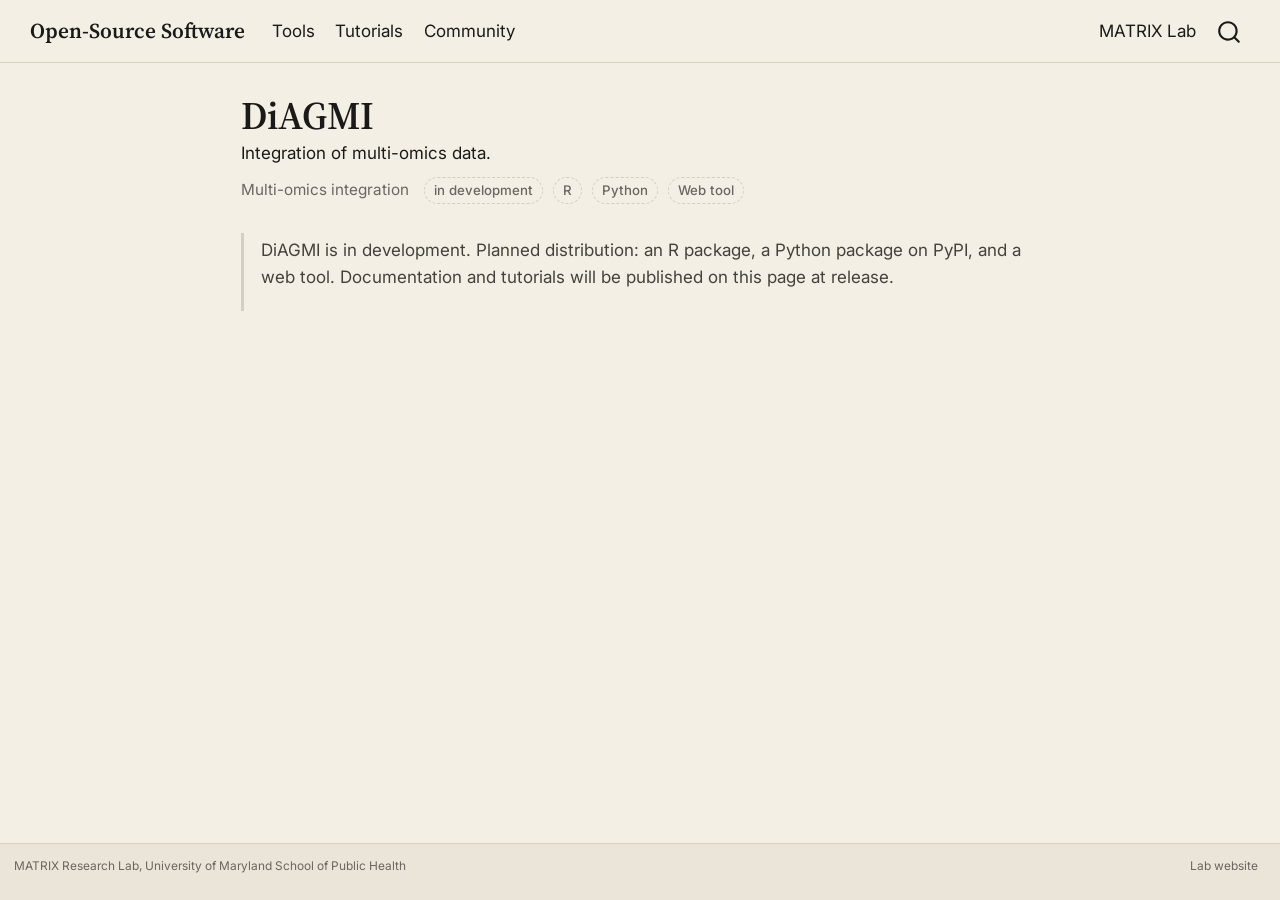
<file: docs/tools/diagmi.html>
<!DOCTYPE html>
<html xmlns="http://www.w3.org/1999/xhtml" lang="en" xml:lang="en"><head>

<meta charset="utf-8">
<meta name="generator" content="quarto-1.11.9">

<meta name="viewport" content="width=device-width, initial-scale=1.0, user-scalable=yes">

<meta name="description" content="Integration of multi-omics data.">

<title>DiAGMI – Open-Source Software</title>
<style>
/* Default styles provided by pandoc.
** See https://pandoc.org/MANUAL.html#variables-for-html for config info.
*/
span.smallcaps{font-variant: small-caps;}
div.columns{display: flex; gap: 1.5em;}
div.column{flex: auto;}
@media screen {
div.columns{gap: min(4vw, 1.5em);}
div.column{overflow-x: auto;}
}
div.hanging-indent{margin-left: 1.5em; text-indent: -1.5em;}
ul.task-list{list-style: none;}
ul.task-list li input[type="checkbox"] {
  width: 0.8em;
  margin: 0 0.8em 0.2em -1em; /* quarto-specific, see https://github.com/quarto-dev/quarto-cli/issues/4556 */ 
  vertical-align: middle;
}
</style>


<script src="../site_libs/quarto-nav/quarto-nav.js"></script>
<script src="../site_libs/quarto-nav/headroom.min.js"></script>
<script src="../site_libs/clipboard/clipboard.min.js"></script>
<script src="../site_libs/quarto-search/autocomplete.umd.js"></script>
<script src="../site_libs/quarto-search/fuse.min.js"></script>
<script src="../site_libs/quarto-search/quarto-search.js"></script>
<meta name="quarto:offset" content="../">
<script src="../site_libs/quarto-html/quarto.js" type="module"></script>
<script src="../site_libs/quarto-html/tabsets/tabsets.js" type="module"></script>
<script src="../site_libs/quarto-html/scrollable-regions/scrollable-regions.js" type="module"></script>
<script src="../site_libs/quarto-html/popper.min.js"></script>
<script src="../site_libs/quarto-html/tippy.umd.min.js"></script>
<script src="../site_libs/quarto-html/anchor.min.js"></script>
<link href="../site_libs/quarto-html/tippy.css" rel="stylesheet">
<link href="../site_libs/quarto-html/quarto-syntax-highlighting-ba76710c152a9e70589c0ebadcc5f94a.css" rel="stylesheet" id="quarto-text-highlighting-styles">
<script src="../site_libs/bootstrap/bootstrap.min.js"></script>
<link href="../site_libs/bootstrap/bootstrap-icons.css" rel="stylesheet">
<link href="../site_libs/bootstrap/bootstrap-e685adfa9bcbe4206b0089c43b4eb21f.min.css" rel="stylesheet" append-hash="true" id="quarto-bootstrap" data-mode="light">
<script id="quarto-search-options" type="application/json">{
  "location": "navbar",
  "copy-button": false,
  "collapse-after": 3,
  "panel-placement": "end",
  "type": "overlay",
  "limit": 50,
  "keyboard-shortcut": [
    "f",
    "/",
    "s"
  ],
  "show-item-context": false,
  "language": {
    "search-no-results-text": "No results",
    "search-matching-documents-text": "matching documents",
    "search-copy-link-title": "Copy link to search",
    "search-hide-matches-text": "Hide additional matches",
    "search-more-match-text": "more match in this document",
    "search-more-matches-text": "more matches in this document",
    "search-clear-button-title": "Clear",
    "search-text-placeholder": "",
    "search-detached-cancel-button-title": "Cancel",
    "search-submit-button-title": "Submit",
    "search-label": "Search"
  }
}</script>


<link rel="stylesheet" href="../assets/site.css">
</head>

<body class="nav-fixed fullcontent quarto-light"><a id="quarto-skip-link" class="visually-hidden-focusable" href="#quarto-document-content">Skip to main content</a>

<div id="quarto-search-results"></div>
  <header id="quarto-header" class="headroom fixed-top">
    <nav class="navbar navbar-expand-lg " data-bs-theme="dark" aria-label="Site">
      <div class="navbar-container container-fluid">
      <div class="navbar-brand-container mx-auto">
    <a class="navbar-brand" href="../index.html">
    <span class="navbar-title">Open-Source Software</span>
    </a>
  </div>
          <button class="navbar-toggler" type="button" data-bs-toggle="collapse" data-bs-target="#navbarCollapse" aria-controls="navbarCollapse" aria-expanded="false" aria-label="Toggle navigation" onclick="if (window.quartoToggleHeadroom) { window.quartoToggleHeadroom(); }">
  <span class="navbar-toggler-icon"></span>
</button>
          <div class="collapse navbar-collapse" id="navbarCollapse">
            <ul class="navbar-nav navbar-nav-scroll me-auto">
  <li class="nav-item">
    <a class="nav-link" href="../tools/index.html"> 
<span class="menu-text">Tools</span></a>
  </li>  
  <li class="nav-item">
    <a class="nav-link" href="../tutorials/index.html"> 
<span class="menu-text">Tutorials</span></a>
  </li>  
  <li class="nav-item">
    <a class="nav-link" href="../community.html"> 
<span class="menu-text">Community</span></a>
  </li>  
</ul>
            <ul class="navbar-nav navbar-nav-scroll ms-auto">
  <li class="nav-item">
    <a class="nav-link" href="https://matrix-research-lab.github.io/"> 
<span class="menu-text">MATRIX Lab</span></a>
  </li>  
</ul>
          </div> <!-- /navcollapse -->
            <div class="quarto-navbar-tools">
</div>
            <div id="quarto-search" class="" title="Search"></div>
      </div> <!-- /container-fluid -->
    </nav>
</header>
<!-- content -->
<div id="quarto-content" class="quarto-container page-columns page-rows-contents page-layout-article page-navbar">
<!-- sidebar -->
<!-- margin-sidebar -->
    
<!-- main -->
<main class="content" id="quarto-document-content" tabindex="-1">

<header id="title-block-header" class="quarto-title-block default">
<div class="quarto-title">
<h1 class="title">DiAGMI</h1>
</div>

<div>
  <div class="description">
    Integration of multi-omics data.
  </div>
</div>


<div class="quarto-title-meta">

    
  
    
  </div>
  


</header>


<div class="method-meta">
<p><span class="area">Multi-omics integration</span> <span class="status dev">in development</span> <span class="badge-p planned">R</span> <span class="badge-p planned">Python</span> <span class="badge-p planned">Web tool</span></p>
</div>
<div class="dev-note">
<p>DiAGMI is in development. Planned distribution: an R package, a Python package on PyPI, and a web tool. Documentation and tutorials will be published on this page at release.</p>
</div>



</main> <!-- /main -->
<script id="quarto-html-after-body" type="application/javascript">
  window.document.addEventListener("DOMContentLoaded", function (event) {
    const icon = "";
    const anchorJS = new window.AnchorJS();
    anchorJS.options = {
      placement: 'right',
      icon: icon
    };
    anchorJS.add('.anchored');
    const isCodeAnnotation = (el) => {
      for (const clz of el.classList) {
        if (clz.startsWith('code-annotation-')) {                     
          return true;
        }
      }
      return false;
    }
    const onCopySuccess = function(e) {
      // button target
      const button = e.trigger;
      // don't keep focus
      button.blur();
      // flash "checked"
      button.classList.add('code-copy-button-checked');
      var currentTitle = button.getAttribute("title");
      button.setAttribute("title", "Copied!");
      let tooltip;
      if (window.bootstrap) {
        button.setAttribute("data-bs-toggle", "tooltip");
        button.setAttribute("data-bs-placement", "left");
        button.setAttribute("data-bs-title", "Copied!");
        tooltip = new bootstrap.Tooltip(button, 
          { trigger: "manual", 
            customClass: "code-copy-button-tooltip",
            offset: [0, -8]});
        tooltip.show();    
      }
      setTimeout(function() {
        if (tooltip) {
          tooltip.hide();
          button.removeAttribute("data-bs-title");
          button.removeAttribute("data-bs-toggle");
          button.removeAttribute("data-bs-placement");
        }
        button.setAttribute("title", currentTitle);
        button.classList.remove('code-copy-button-checked');
      }, 1000);
      // clear code selection
      e.clearSelection();
    }
    const getTextToCopy = function(trigger) {
      const outerScaffold = trigger.parentElement.cloneNode(true);
      const codeEl = outerScaffold.querySelector('code');
      for (const childEl of codeEl.children) {
        if (isCodeAnnotation(childEl)) {
          childEl.remove();
        }
      }
      return codeEl.innerText;
    }
    const clipboard = new window.ClipboardJS('.code-copy-button:not([data-in-quarto-modal])', {
      text: getTextToCopy
    });
    clipboard.on('success', onCopySuccess);
    if (window.document.getElementById('quarto-embedded-source-code-modal')) {
      const clipboardModal = new window.ClipboardJS('.code-copy-button[data-in-quarto-modal]', {
        text: getTextToCopy,
        container: window.document.getElementById('quarto-embedded-source-code-modal')
      });
      clipboardModal.on('success', onCopySuccess);
    }
      var localhostRegex = new RegExp(/^(?:http|https):\/\/localhost\:?[0-9]*\//);
      var mailtoRegex = new RegExp(/^mailto:/);
        var filterRegex = new RegExp("https:\/\/matrix-research-lab\.github\.io\/software\/");
      var isInternal = (href) => {
          return filterRegex.test(href) || localhostRegex.test(href) || mailtoRegex.test(href);
      }
      // Inspect non-navigation links and adorn them if external
      window.quartoDecorateExternalLinks = function (root) {
     var links = (root || window.document).querySelectorAll('a[href]:not(.nav-link):not(.navbar-brand):not(.toc-action):not(.sidebar-link):not(.sidebar-item-toggle):not(.pagination-link):not(.no-external):not([aria-hidden]):not(.dropdown-item):not(.quarto-navigation-tool):not(.about-link)');
      for (var i=0; i<links.length; i++) {
        const link = links[i];
        if (!isInternal(link.href)) {
          // undo the damage that might have been done by quarto-nav.js in the case of
          // links that we want to consider external
          if (link.dataset.originalHref !== undefined) {
            link.href = link.dataset.originalHref;
          }
          if (!link.classList.contains('no-external-icon')) {
          }
        }
      }
      };
      window.quartoDecorateExternalLinks(window.document);
    // Esc closes the popup (WCAG 1.4.13) and focus leaving both trigger and
    // popup closes it (WCAG 2.4.11); tippy handles neither for interactive popups.
    const hideOnEscAndFocusOut = {
      name: 'hideOnEscAndFocusOut',
      defaultValue: true,
      fn(instance) {
        const dismiss = () => {
          // A show scheduled by the trigger delay would otherwise reopen it
          instance.clearDelayTimeouts();
          instance.hide();
        };
        const onKeyDown = (event) => {
          if (event.key !== 'Escape') {
            return;
          }
          // Keep Esc from also reaching page handlers (e.g. reveal.js overview),
          // except an open reveal.js slide menu, which Esc should close too.
          // The menu handles keys only when its keyboard option is on.
          const menuHandlesEsc = window.Reveal?.getPlugin?.('menu')?.isOpen() &&
            window.Reveal.getConfig().menu?.keyboard !== false;
          if (!menuHandlesEsc) {
            event.stopPropagation();
          }
          if (instance.popper.contains(window.document.activeElement)) {
            // Disabled while refocusing so the focus trigger does not reopen it
            instance.disable();
            instance.reference.focus();
            instance.enable();
          }
          dismiss();
        };
        const onFocusOut = (event) => {
          const target = event.relatedTarget;
          if (target && !instance.reference.contains(target) &&
              !instance.popper.contains(target)) {
            dismiss();
          }
        };
        // On the trigger too: a click trigger (code-annotations: select) has no
        // blur handling. Attached for the instance's lifetime so leaving the
        // trigger also cancels a show still pending on the trigger delay.
        instance.reference.addEventListener('focusout', onFocusOut);
        return {
          onShow() {
            window.document.addEventListener('keydown', onKeyDown, true);
            instance.popper.addEventListener('focusout', onFocusOut);
          },
          onHide() {
            window.document.removeEventListener('keydown', onKeyDown, true);
            instance.popper.removeEventListener('focusout', onFocusOut);
          },
          onDestroy() {
            instance.reference.removeEventListener('focusout', onFocusOut);
          },
        };
      },
    };
    function tippyHover(el, contentFn, onTriggerFn, onUntriggerFn) {
      const config = {
        allowHTML: true,
        maxWidth: 500,
        delay: 100,
        arrow: false,
        appendTo: function(el) {
            return el.parentElement;
        },
        interactive: true,
        interactiveBorder: 10,
        theme: 'quarto',
        placement: 'bottom-start',
        plugins: [hideOnEscAndFocusOut],
      };
      if (contentFn) {
        config.content = contentFn;
      }
      if (onTriggerFn) {
        config.onTrigger = onTriggerFn;
      }
      if (onUntriggerFn) {
        config.onUntrigger = onUntriggerFn;
      }
      window.tippy(el, config); 
    }
    const noterefs = window.document.querySelectorAll('a[role="doc-noteref"]');
    for (var i=0; i<noterefs.length; i++) {
      const ref = noterefs[i];
      tippyHover(ref, function() {
        // use id or data attribute instead here
        let href = ref.getAttribute('data-footnote-href') || ref.getAttribute('href');
        try { href = new URL(href).hash; } catch {}
        const id = href.replace(/^#\/?/, "");
        const note = window.document.getElementById(id);
        if (note) {
          return note.innerHTML;
        } else {
          return "";
        }
      });
    }
    const xrefs = window.document.querySelectorAll('a.quarto-xref');
    const processXRef = (id, note) => {
      // Strip column container classes
      const stripColumnClz = (el) => {
        el.classList.remove("page-full", "page-columns");
        if (el.children) {
          for (const child of el.children) {
            stripColumnClz(child);
          }
        }
      }
      stripColumnClz(note)
      if (id === null || id.startsWith('sec-')) {
        // Special case sections, only their first couple elements
        const container = document.createElement("div");
        if (note.children && note.children.length > 2) {
          container.appendChild(note.children[0].cloneNode(true));
          for (let i = 1; i < note.children.length; i++) {
            const child = note.children[i];
            if (child.tagName === "P" && child.innerText === "") {
              continue;
            } else {
              container.appendChild(child.cloneNode(true));
              break;
            }
          }
          if (window.Quarto?.typesetMath) {
            window.Quarto.typesetMath(container);
          }
          return container.innerHTML
        } else {
          if (window.Quarto?.typesetMath) {
            window.Quarto.typesetMath(note);
          }
          return note.innerHTML;
        }
      } else {
        // Remove any anchor links if they are present
        const anchorLink = note.querySelector('a.anchorjs-link');
        if (anchorLink) {
          anchorLink.remove();
        }
        if (window.Quarto?.typesetMath) {
          window.Quarto.typesetMath(note);
        }
        if (note.classList.contains("callout")) {
          return note.outerHTML;
        } else {
          return note.innerHTML;
        }
      }
    }
    for (var i=0; i<xrefs.length; i++) {
      const xref = xrefs[i];
      tippyHover(xref, undefined, function(instance) {
        instance.disable();
        let url = xref.getAttribute('href');
        let hash = undefined; 
        if (url.startsWith('#')) {
          hash = url;
        } else {
          try { hash = new URL(url).hash; } catch {}
        }
        if (hash) {
          const id = hash.replace(/^#\/?/, "");
          const note = window.document.getElementById(id);
          if (note !== null) {
            try {
              const html = processXRef(id, note.cloneNode(true));
              instance.setContent(html);
            } finally {
              instance.enable();
              instance.show();
            }
          } else {
            // See if we can fetch this
            fetch(url.split('#')[0])
            .then(res => res.text())
            .then(html => {
              const parser = new DOMParser();
              const htmlDoc = parser.parseFromString(html, "text/html");
              const note = htmlDoc.getElementById(id);
              if (note !== null) {
                const html = processXRef(id, note);
                instance.setContent(html);
              } 
            }).finally(() => {
              instance.enable();
              instance.show();
            });
          }
        } else {
          // See if we can fetch a full url (with no hash to target)
          // This is a special case and we should probably do some content thinning / targeting
          fetch(url)
          .then(res => res.text())
          .then(html => {
            const parser = new DOMParser();
            const htmlDoc = parser.parseFromString(html, "text/html");
            const note = htmlDoc.querySelector('main.content');
            if (note !== null) {
              // This should only happen for chapter cross references
              // (since there is no id in the URL)
              // remove the first header
              if (note.children.length > 0 && note.children[0].tagName === "HEADER") {
                note.children[0].remove();
              }
              const html = processXRef(null, note);
              instance.setContent(html);
            } 
          }).finally(() => {
            instance.enable();
            instance.show();
          });
        }
      }, function(instance) {
      });
    }
        let selectedAnnoteEl;
        const selectorForAnnotation = ( cell, annotation) => {
          let cellAttr = 'data-code-cell="' + cell + '"';
          let lineAttr = 'data-code-annotation="' +  annotation + '"';
          const selector = 'span[' + cellAttr + '][' + lineAttr + ']';
          return selector;
        }
        const selectCodeLines = (annoteEl) => {
          const doc = window.document;
          const targetCell = annoteEl.getAttribute("data-target-cell");
          const targetAnnotation = annoteEl.getAttribute("data-target-annotation");
          const annoteSpan = window.document.querySelector(selectorForAnnotation(targetCell, targetAnnotation));
          const lines = annoteSpan.getAttribute("data-code-lines").split(",");
          const lineIds = lines.map((line) => {
            return targetCell + "-" + line;
          })
          // Each band is positioned against its own containing block, which is
          // not the offsetParent of the lines, so place it from client rects.
          const placeBand = (band, firstEl, lastEl, codeBlock) => {
            const container = band.offsetParent;
            if (container === null) {
              return;
            }
            const containerRect = container.getBoundingClientRect();
            // Reveal.js scales slides with a transform, so convert client
            // pixels back to the CSS pixels of the container.
            const scale = containerRect.height / container.offsetHeight || 1;
            const firstRect = firstEl.getBoundingClientRect();
            const lastRect = lastEl.getBoundingClientRect();
            const top = (firstRect.top - containerRect.top) / scale - container.clientTop + container.scrollTop;
            const height = (lastRect.bottom - firstRect.top) / scale;
            band.style.top = top - 2 + "px";
            band.style.height = height + 4 + "px";
            if (codeBlock) {
              // Without the copy button wrapper, the containing block is wider
              // than the code block, so span the code block explicitly.
              const blockRect = codeBlock.getBoundingClientRect();
              band.style.left = (blockRect.left - containerRect.left) / scale - container.clientLeft + container.scrollLeft + "px";
              band.style.width = blockRect.width / scale + "px";
            }
          };
          if (lineIds.length > 0) {
            const el = window.document.getElementById(lineIds[0]);
            const lastEl = window.document.getElementById(lineIds[lineIds.length - 1]);
            const parent = el.parentElement.parentElement;
            // cook up a div (if necessary) and position it
            let div = window.document.getElementById("code-annotation-line-highlight");
            if (div === null) {
              div = window.document.createElement("div");
              div.setAttribute("id", "code-annotation-line-highlight");
              div.style.position = 'absolute';
              parent.appendChild(div);
            }
            placeBand(div, el, lastEl, parent.closest("div.sourceCode") || parent);
            let gutterDiv = window.document.getElementById("code-annotation-line-highlight-gutter");
            if (gutterDiv === null) {
              gutterDiv = window.document.createElement("div");
              gutterDiv.setAttribute("id", "code-annotation-line-highlight-gutter");
              gutterDiv.style.position = 'absolute';
              const codeCell = window.document.getElementById(targetCell);
              const gutter = codeCell.querySelector('.code-annotation-gutter');
              gutter.appendChild(gutterDiv);
            }
            placeBand(gutterDiv, el, lastEl);
            selectedAnnoteEl = annoteEl;
          }
        };
        const unselectCodeLines = () => {
          const elementsIds = ["code-annotation-line-highlight", "code-annotation-line-highlight-gutter"];
          elementsIds.forEach((elId) => {
            const div = window.document.getElementById(elId);
            if (div) {
              div.remove();
            }
          });
          selectedAnnoteEl = undefined;
        };
          // Handle positioning of the toggle
      window.addEventListener(
        "resize",
        throttle(() => {
          elRect = undefined;
          if (selectedAnnoteEl) {
            selectCodeLines(selectedAnnoteEl);
          }
        }, 10)
      );
      function throttle(fn, ms) {
      let throttle = false;
      let timer;
        return (...args) => {
          if(!throttle) { // first call gets through
              fn.apply(this, args);
              throttle = true;
          } else { // all the others get throttled
              if(timer) clearTimeout(timer); // cancel #2
              timer = setTimeout(() => {
                fn.apply(this, args);
                timer = throttle = false;
              }, ms);
          }
        };
      }
        // Attach click handler to the DT
        const annoteDls = window.document.querySelectorAll('dt[data-target-cell]');
        for (const annoteDlNode of annoteDls) {
          annoteDlNode.addEventListener('click', (event) => {
            const clickedEl = event.target;
            if (clickedEl !== selectedAnnoteEl) {
              unselectCodeLines();
              const activeEl = window.document.querySelector('dt[data-target-cell].code-annotation-active');
              if (activeEl) {
                activeEl.classList.remove('code-annotation-active');
              }
              selectCodeLines(clickedEl);
              clickedEl.classList.add('code-annotation-active');
            } else {
              // Unselect the line
              unselectCodeLines();
              clickedEl.classList.remove('code-annotation-active');
            }
          });
        }
    const findCites = (el) => {
      const parentEl = el.parentElement;
      if (parentEl) {
        const cites = parentEl.dataset.cites;
        if (cites) {
          return {
            el,
            cites: cites.split(' ')
          };
        } else {
          return findCites(el.parentElement)
        }
      } else {
        return undefined;
      }
    };
    var bibliorefs = window.document.querySelectorAll('a[role="doc-biblioref"]');
    for (var i=0; i<bibliorefs.length; i++) {
      const ref = bibliorefs[i];
      const citeInfo = findCites(ref);
      if (citeInfo) {
        tippyHover(citeInfo.el, function() {
          var popup = window.document.createElement('div');
          citeInfo.cites.forEach(function(cite) {
            var citeDiv = window.document.createElement('div');
            citeDiv.classList.add('hanging-indent');
            citeDiv.classList.add('csl-entry');
            var biblioDiv = window.document.getElementById('ref-' + cite);
            if (biblioDiv) {
              citeDiv.innerHTML = biblioDiv.innerHTML;
            }
            popup.appendChild(citeDiv);
          });
          return popup.innerHTML;
        });
      }
    }
  });
  </script>
  <script type="application/javascript">
  window.quartoScrollableRegionsLabels = {"code":"Scrollable code","output":"Scrollable output"};
  </script>
</div> <!-- /content -->
<footer class="footer">
  <div class="nav-footer">
    <div class="nav-footer-left">
<p>MATRIX Research Lab, University of Maryland School of Public Health</p>
</div>   
    <div class="nav-footer-center">
      &nbsp;
    </div>
    <div class="nav-footer-right">
      <ul class="footer-items list-unstyled">
    <li class="nav-item">
    <a class="nav-link" href="https://matrix-research-lab.github.io/">
<p>Lab website</p>
</a>
  </li>  
</ul>
    </div>
  </div>
</footer>




</body></html>
</file>
<file: docs/site_libs/quarto-html/tippy.css>
.tippy-box[data-animation=fade][data-state=hidden]{opacity:0}[data-tippy-root]{max-width:calc(100vw - 10px)}.tippy-box{position:relative;background-color:#333;color:#fff;border-radius:4px;font-size:14px;line-height:1.4;white-space:normal;outline:0;transition-property:transform,visibility,opacity}.tippy-box[data-placement^=top]>.tippy-arrow{bottom:0}.tippy-box[data-placement^=top]>.tippy-arrow:before{bottom:-7px;left:0;border-width:8px 8px 0;border-top-color:initial;transform-origin:center top}.tippy-box[data-placement^=bottom]>.tippy-arrow{top:0}.tippy-box[data-placement^=bottom]>.tippy-arrow:before{top:-7px;left:0;border-width:0 8px 8px;border-bottom-color:initial;transform-origin:center bottom}.tippy-box[data-placement^=left]>.tippy-arrow{right:0}.tippy-box[data-placement^=left]>.tippy-arrow:before{border-width:8px 0 8px 8px;border-left-color:initial;right:-7px;transform-origin:center left}.tippy-box[data-placement^=right]>.tippy-arrow{left:0}.tippy-box[data-placement^=right]>.tippy-arrow:before{left:-7px;border-width:8px 8px 8px 0;border-right-color:initial;transform-origin:center right}.tippy-box[data-inertia][data-state=visible]{transition-timing-function:cubic-bezier(.54,1.5,.38,1.11)}.tippy-arrow{width:16px;height:16px;color:#333}.tippy-arrow:before{content:"";position:absolute;border-color:transparent;border-style:solid}.tippy-content{position:relative;padding:5px 9px;z-index:1}
</file>
<file: docs/site_libs/quarto-html/quarto-syntax-highlighting-ba76710c152a9e70589c0ebadcc5f94a.css>
/* quarto syntax highlight colors */
:root {
  --quarto-hl-ot-color: #003B4F;
  --quarto-hl-at-color: #657422;
  --quarto-hl-ss-color: #20794D;
  --quarto-hl-an-color: #5E5E5E;
  --quarto-hl-fu-color: #4758AB;
  --quarto-hl-st-color: #20794D;
  --quarto-hl-cf-color: #003B4F;
  --quarto-hl-op-color: #5E5E5E;
  --quarto-hl-er-color: #AD0000;
  --quarto-hl-bn-color: #AD0000;
  --quarto-hl-al-color: #AD0000;
  --quarto-hl-va-color: #111111;
  --quarto-hl-bu-color: inherit;
  --quarto-hl-ex-color: inherit;
  --quarto-hl-pp-color: #AD0000;
  --quarto-hl-in-color: #5E5E5E;
  --quarto-hl-vs-color: #20794D;
  --quarto-hl-wa-color: #5E5E5E;
  --quarto-hl-do-color: #5E5E5E;
  --quarto-hl-im-color: #00769E;
  --quarto-hl-ch-color: #20794D;
  --quarto-hl-dt-color: #AD0000;
  --quarto-hl-fl-color: #AD0000;
  --quarto-hl-co-color: #5E5E5E;
  --quarto-hl-cv-color: #5E5E5E;
  --quarto-hl-cn-color: #8f5902;
  --quarto-hl-sc-color: #5E5E5E;
  --quarto-hl-dv-color: #AD0000;
  --quarto-hl-kw-color: #003B4F;
}

/* other quarto variables */
:root {
  --quarto-font-monospace: "JetBrains Mono", ui-monospace, Consolas, monospace;
}

/* syntax highlight based on Pandoc's rules */
pre > code.sourceCode > span {
  color: #003B4F;
}

code.sourceCode > span {
  color: #003B4F;
}

div.sourceCode,
div.sourceCode pre.sourceCode {
  color: #003B4F;
}

/* Normal */
code span {
  color: #003B4F;
}

/* Alert */
code span.al {
  color: #AD0000;
  font-style: inherit;
}

/* Annotation */
code span.an {
  color: #5E5E5E;
  font-style: inherit;
}

/* Attribute */
code span.at {
  color: #657422;
  font-style: inherit;
}

/* BaseN */
code span.bn {
  color: #AD0000;
  font-style: inherit;
}

/* BuiltIn */
code span.bu {
  font-style: inherit;
}

/* ControlFlow */
code span.cf {
  color: #003B4F;
  font-weight: bold;
  font-style: inherit;
}

/* Char */
code span.ch {
  color: #20794D;
  font-style: inherit;
}

/* Constant */
code span.cn {
  color: #8f5902;
  font-style: inherit;
}

/* Comment */
code span.co {
  color: #5E5E5E;
  font-style: inherit;
}

/* CommentVar */
code span.cv {
  color: #5E5E5E;
  font-style: italic;
}

/* Documentation */
code span.do {
  color: #5E5E5E;
  font-style: italic;
}

/* DataType */
code span.dt {
  color: #AD0000;
  font-style: inherit;
}

/* DecVal */
code span.dv {
  color: #AD0000;
  font-style: inherit;
}

/* Error */
code span.er {
  color: #AD0000;
  font-style: inherit;
}

/* Extension */
code span.ex {
  font-style: inherit;
}

/* Float */
code span.fl {
  color: #AD0000;
  font-style: inherit;
}

/* Function */
code span.fu {
  color: #4758AB;
  font-style: inherit;
}

/* Import */
code span.im {
  color: #00769E;
  font-style: inherit;
}

/* Information */
code span.in {
  color: #5E5E5E;
  font-style: inherit;
}

/* Keyword */
code span.kw {
  color: #003B4F;
  font-weight: bold;
  font-style: inherit;
}

/* Operator */
code span.op {
  color: #5E5E5E;
  font-style: inherit;
}

/* Other */
code span.ot {
  color: #003B4F;
  font-style: inherit;
}

/* Preprocessor */
code span.pp {
  color: #AD0000;
  font-style: inherit;
}

/* SpecialChar */
code span.sc {
  color: #5E5E5E;
  font-style: inherit;
}

/* SpecialString */
code span.ss {
  color: #20794D;
  font-style: inherit;
}

/* String */
code span.st {
  color: #20794D;
  font-style: inherit;
}

/* Variable */
code span.va {
  color: #111111;
  font-style: inherit;
}

/* VerbatimString */
code span.vs {
  color: #20794D;
  font-style: inherit;
}

/* Warning */
code span.wa {
  color: #5E5E5E;
  font-style: italic;
}

.prevent-inlining {
  content: "</";
}

/*# sourceMappingURL=364172077d52e1eeece38057a695691f.css.map */
</file>
<file: docs/assets/site.css>
body { font-size: 17px; line-height: 1.6; }
a { text-decoration-color: var(--accent); text-underline-offset: 3px; }
a:hover { color: var(--accent); }
.navbar { border-bottom: 1px solid var(--line); }
.navbar-brand { font-family: "Source Serif 4", Georgia, serif; font-weight: 600; }
.nav-footer { border-top: 1px solid var(--line); font-size: .85rem; }
main.content h1.title { font-size: 2.3rem; }
.lead-line { color: var(--ink-2); font-size: 1.1rem; max-width: 46rem; }
.badge-p, .status { display: inline-block; padding: .1rem .55rem; margin: 0 .25rem .25rem 0; border: 1px solid var(--line-2); border-radius: 999px; font-size: .78rem; font-weight: 500; color: var(--ink-2); white-space: nowrap; }
.badge-p.planned, .status.dev { border-style: dashed; color: var(--muted); }
.status.released { border-color: var(--accent); color: var(--accent); }

/* ------------------------------------------------------------------ Front page */
/* A river between two ink-wash banks. Categories are stones in the river and methods are fish.
   Each category carries its pigment in --c. */

.front { position: relative; overflow: hidden; --paper: #f0efea; --ink: #252923; --red: #a63d2f; background: var(--paper);
  --glow: 0 0 5px var(--paper), 0 0 10px var(--paper), 0 0 16px var(--paper); }
.front::after { content: ""; position: absolute; inset: 0; pointer-events: none; opacity: .32;
  background-image: repeating-linear-gradient(4deg, rgba(50, 58, 62, .025) 0 1px, transparent 1px 5px), repeating-linear-gradient(94deg, rgba(255, 255, 255, .2) 0 1px, transparent 1px 8px); }
.scene, .drift { position: absolute; inset: 0; width: 100%; height: 100%; pointer-events: none; transition: opacity .5s; }
.grove { position: absolute; inset: 0; pointer-events: none; transition: opacity .5s; }
.grove svg { position: absolute; overflow: visible; will-change: transform; }
@keyframes flow { to { stroke-dashoffset: calc(-1 * var(--period)); } }
.drift .flow path { animation: flow linear infinite; }
.drift .petals { transition: opacity .6s; }
.front-in { position: relative; z-index: 1; max-width: 1280px; margin: auto; padding: 2.4rem 20px 2rem; }
.front-head { position: relative; text-align: left; max-width: 44rem; z-index: 3; }
.eyebrow { font-size: .65rem; letter-spacing: .28em; color: #706e63; margin-bottom: .65rem; }
.front-head h1 { display: inline-flex; flex-wrap: wrap; justify-content: flex-start; align-items: center; gap: .1rem .8rem; margin: 0; border: 0; white-space: nowrap;
  font-family: "Cormorant Garamond", "Source Serif 4", Georgia, serif; font-size: clamp(2.2rem, 5.2vw, 4.3rem); font-weight: 500; line-height: 1; letter-spacing: -.03em; }
.front-head h1 em { font-weight: 400; color: var(--red); }
.front-head p { margin: .7rem 0 0; color: #45493f; font-size: .98rem; }
.front-head .howto { margin-top: .3rem; color: var(--ink); font-size: .95rem; text-shadow: var(--glow); }
.seal { writing-mode: vertical-rl; font-family: "Songti SC", "Noto Serif CJK TC", serif; font-size: .8rem; font-weight: 700; line-height: 1;
  letter-spacing: .12em; font-style: normal; color: #f5eee2; background: var(--red); padding: .34rem .24rem; border-radius: 2px; transform: rotate(3deg); filter: url(#ink-wobble); }

/* Plain list: narrow screens and no JavaScript. */
.stage { list-style: none; margin: 1.5rem 0 0; padding: 0; position: relative; display: grid; gap: 1.4rem; }
.stone { display: flex; align-items: center; gap: .9rem; width: 100%; padding: 0; border: 0; background: none; color: var(--ink); font: inherit; text-align: left; cursor: default; }
.stone-art { flex: none; width: 84px; }
.stone-art svg { display: block; width: 100%; overflow: visible; }
.stone-body { fill: color-mix(in srgb, var(--c) 34%, #3a3f38); }
.stone-shadow { fill: #1f2620; opacity: .22; }
.stone-light { fill: #e9e5d9; opacity: .2; }
.stone-vein { fill: none; stroke: rgba(15, 18, 15, .55); stroke-width: 1.4; stroke-linecap: round; }
.stone-water { fill: none; stroke: #51655b; stroke-width: 1.3; stroke-linecap: round; opacity: .45; }
.stone-name { font-family: "Source Serif 4", Georgia, serif; font-weight: 600; font-size: 1.1rem; line-height: 1.2; }
.stone:focus-visible { outline: 2px solid var(--c); outline-offset: 6px; }
.school { list-style: none; margin: .1rem 0 0 calc(84px + .9rem); padding: 0; display: flex; flex-wrap: wrap; gap: .4rem; }
.fish { display: inline-flex; align-items: center; gap: .35rem; padding: .25rem .75rem .25rem .45rem; border: 1.5px solid color-mix(in srgb, var(--c) 55%, #252923);
  border-radius: 999px; background: color-mix(in srgb, var(--paper) 90%, transparent); color: var(--ink); text-decoration: none; font-size: .85rem; font-weight: 600; white-space: nowrap; }
.sat.dev .fish { border-style: dashed; color: #5d5f55; font-weight: 500; }
.fish:hover, .fish:focus-visible { background: color-mix(in srgb, var(--c) 16%, var(--paper)); color: var(--ink); outline: none; }
.koi { width: 34px; height: 16px; flex: none; overflow: visible; }
.koi-body { fill: #f5f0e4; stroke: #1d211c; stroke-width: 1.8; stroke-linejoin: round; }
.koi-tail, .koi-fin { fill: rgba(40, 46, 39, .5); stroke: #1d211c; stroke-width: 1.2; stroke-linejoin: round; }
.koi-patch { fill: var(--red); }
.koi-eye { fill: #1d211c; }
.sat.dev .koi-body { fill: rgba(245, 240, 228, .5); stroke-dasharray: 3 2.5; }
.sat.dev .koi-patch { fill: #9a988c; opacity: .5; }
.dev-label { font-size: .68rem; font-weight: 400; color: #77756a; }

.caption { text-align: center; color: var(--ink); margin: .6rem auto 0; max-width: 42rem; padding: .7rem 1.2rem; min-height: 5.4rem;
  background: color-mix(in srgb, var(--paper) 90%, transparent); border: 1px solid #c3c8c8; border-radius: 10px; font-size: .92rem; }
.caption:empty { visibility: hidden; }
.caption strong { display: block; font-family: "Source Serif 4", Georgia, serif; font-size: 1.1rem; }
.caption .badges { display: block; margin-top: .35rem; }
.filter { text-align: center; margin-top: .8rem; position: relative; z-index: 4; }
.filter-label { display: block; font-size: .66rem; letter-spacing: .2em; text-transform: uppercase; color: #55534a; margin-bottom: .5rem; text-shadow: var(--glow); }
.filter button { margin: 0 .16rem .35rem; padding: .28rem .8rem; border: 1px solid #8e8a7e; border-radius: 999px; background: color-mix(in srgb, var(--paper) 85%, transparent); color: #33372f; font: inherit; font-size: .82rem; cursor: pointer; }
.filter button:hover { border-color: var(--red); color: var(--red); }
.filter button[aria-pressed="true"] { background: #30352e; border-color: #30352e; color: var(--paper); }
.all-methods { display: block; width: fit-content; margin: .4rem auto 0; color: #33372f; font-size: .85rem; text-shadow: var(--glow); }
.all-methods span { color: var(--red); margin-left: .3rem; }
.splash { display: none; }

@media (max-width: 899px) {
  .scene, .grove { opacity: .32; }
  .drift { display: none; }
  .caption { display: none; }
  .front-head { margin-bottom: 1.5rem; }
}

/* Wide screens with JavaScript: stones in the river, fish swimming around them. */
@keyframes tail { from { transform: rotate(-16deg); } to { transform: rotate(16deg); } }
@keyframes ink-spread { 0% { opacity: 0; transform: translate(-50%, -50%) scale(.15) rotate(0deg); } 25% { opacity: .85; } 100% { opacity: 0; transform: translate(-50%, -50%) scale(2.6) rotate(25deg); } }
@keyframes ripple { 0% { opacity: .75; transform: translate(-50%, -50%) scale(.1); } 100% { opacity: 0; transform: translate(-50%, -50%) scale(1); } }

@media (min-width: 900px) {
  .js .stage { display: block; height: 760px; margin-top: .4rem; }
  .js .cat { position: absolute; left: var(--px); top: var(--py); width: 0; height: 0; transition: opacity .45s; }

  .js .stone {
    position: absolute; left: 0; top: 0; width: 300px; margin: -81px 0 0 -150px; display: block; text-align: center; cursor: pointer;
    transition: transform .5s cubic-bezier(.2, .8, .2, 1);
  }
  .js .stone-art { display: block; width: 300px; }
  .js .stone-body { filter: url(#ink-edge); }
  .js .stone-shadow { filter: blur(3px); }
  .js .stone-light { filter: url(#ink-wash); }
  .js .stone-name {
    position: absolute; left: 50%; top: 47%; width: 230px; transform: translate(-50%, -50%);
    color: #f6f1e6; font-size: 1.12rem; line-height: 1.18; text-shadow: 0 1px 3px rgba(0, 0, 0, .55);
  }

  /* Fish are positioned every frame by assets/front.js through --fx, --fy and --fa. */
  .js .school { display: block; margin: 0; position: absolute; left: 0; top: 0; width: 0; height: 0; }
  .js .sat { position: absolute; left: 0; top: 0; transform: translate(var(--fx, 0px), var(--fy, 0px)); transition: opacity .45s; --fs: .5; }
  .js .fish, .js .sat.dev .fish {
    position: absolute; left: -66px; top: -30px; width: 132px; padding: 0; border: 0; border-radius: 0; background: none;
    display: flex; flex-direction: column; align-items: center; gap: 0; font-size: .88rem;
  }
  .js .fish:hover, .js .fish:focus-visible { background: none; }
  .js .koi { width: 100px; height: 60px; transform: rotate(var(--fa, 0deg)); filter: url(#ink-wobble); scale: var(--fs, 1); transition: scale .6s cubic-bezier(.2, .8, .2, 1); }
  .js .koi path, .js .koi circle { transition: fill .6s, opacity .6s, stroke .6s; }
  /* At rest: a small, still ink fish without a name; it cannot be selected. */
  .js .cat:not(.open) .fish { pointer-events: none; }
  .js .cat:not(.open) .koi { opacity: .78; }
  .js .cat:not(.open) .koi-body { fill: #1d211c; stroke: #1d211c; stroke-dasharray: none; }
  .js .cat:not(.open) .koi-tail, .js .cat:not(.open) .koi-fin { fill: #1d211c; }
  .js .cat:not(.open) .koi-patch, .js .cat:not(.open) .koi-eye { opacity: 0; }
  .js .cat:not(.open) .sat.dev .koi { opacity: .4; }
  .js .cat:not(.open) .sat-name, .js .cat:not(.open) .dev-label { opacity: 0; }
  .js .sat-name, .js .dev-label { transition: opacity .5s, font-size .3s, border-color .2s; }
  .js .stage.filtering .sat:not(.off) .sat-name { opacity: 1; }
  .js .koi-tail { transform-box: fill-box; transform-origin: 100% 50%; animation: tail .55s ease-in-out infinite alternate; }
  .js .sat.resting .koi-tail { animation-play-state: paused; }
  .js .cat.open .sat.resting .koi-tail { animation-play-state: running; animation-duration: 1.3s; }
  .js .sat.idle .koi-tail { animation-duration: 2.2s; }
  .js .sat-name { margin-top: -2px; padding: 0 .3rem; text-shadow: var(--glow); border-bottom: 2px solid transparent; }
  .js .dev-label { font-size: .62rem; text-shadow: var(--glow); }
  .js .cat.open .sat { --fs: 1.2; }
  .js .cat.open .sat-name { font-size: 1rem; }
  .js .sat .fish:hover, .js .sat .fish:focus-visible { --fs: 1.65; outline: none; z-index: 2; }
  .js .sat .fish:hover .sat-name, .js .sat .fish:focus-visible .sat-name { font-size: 1.12rem; border-bottom-color: var(--red); }
  .js .sat .fish:hover .koi, .js .sat .fish:focus-visible .koi { scale: 1.65; }

  /* One stone is active: it grows, and the other stones, their fish, and the landscape recede. */
  .js .cat.open { z-index: 3; }
  .js .cat.open .stone { transform: scale(1.18); }
  .js .stage.has-open .cat:not(.open) { opacity: .28; }
  .js .front.focus .scene, .js .front.focus .grove, .js .front.focus .drift { opacity: .3; }
  .js .front.focus .drift .petals { opacity: 0; }
  .js .stage.filtering .sat.off { opacity: .15; }

  /* Selecting a fish: ink spreads and ripples widen from it. */
  .js .splash { display: block; position: absolute; left: 0; top: 0; width: 0; height: 0; pointer-events: none; z-index: 5; }
  .js .splash b {
    position: absolute; left: 0; top: 0; width: 260px; height: 220px; border-radius: 48% 52% 43% 57% / 52% 46% 54% 48%;
    background: radial-gradient(closest-side, rgba(20, 24, 20, .9), rgba(32, 40, 33, .5) 45%, transparent 100%);
    filter: url(#ink-bleed); opacity: 0; animation: ink-spread 1s ease-out forwards;
  }
  .js .splash b + b { width: 150px; height: 130px; background: radial-gradient(closest-side, rgba(166, 61, 47, .8), rgba(166, 61, 47, .3) 50%, transparent 100%); animation-duration: .8s; animation-delay: .08s; }
  .js .splash i { position: absolute; left: 0; top: 0; width: 420px; height: 170px; border: 1.6px solid #3f554b; border-radius: 50%; opacity: 0; animation: ripple 1s ease-out forwards; }
  .js .splash i:nth-of-type(2) { animation-delay: .15s; width: 300px; height: 120px; }
  .js .splash i:nth-of-type(3) { animation-delay: .3s; width: 190px; height: 76px; }
}

@media (prefers-reduced-motion: reduce) {
  .scene, .grove, .grove svg, .drift, .drift path, .cat, .stone, .sat, .koi, .koi-tail { transition: none !important; animation: none !important; }
  .splash { display: none !important; }
}

.method-meta { margin:-.5rem 0 1.5rem; }
.method-meta .area { color:var(--muted); font-size:.9rem; margin-right:.6rem; }
main.content table { font-size:.95rem; }
main.content table code { white-space:nowrap; }
.dev-note { border-left:3px solid var(--line-2); padding:.2rem 0 .2rem 1rem; color:var(--ink-2); }
</file>
